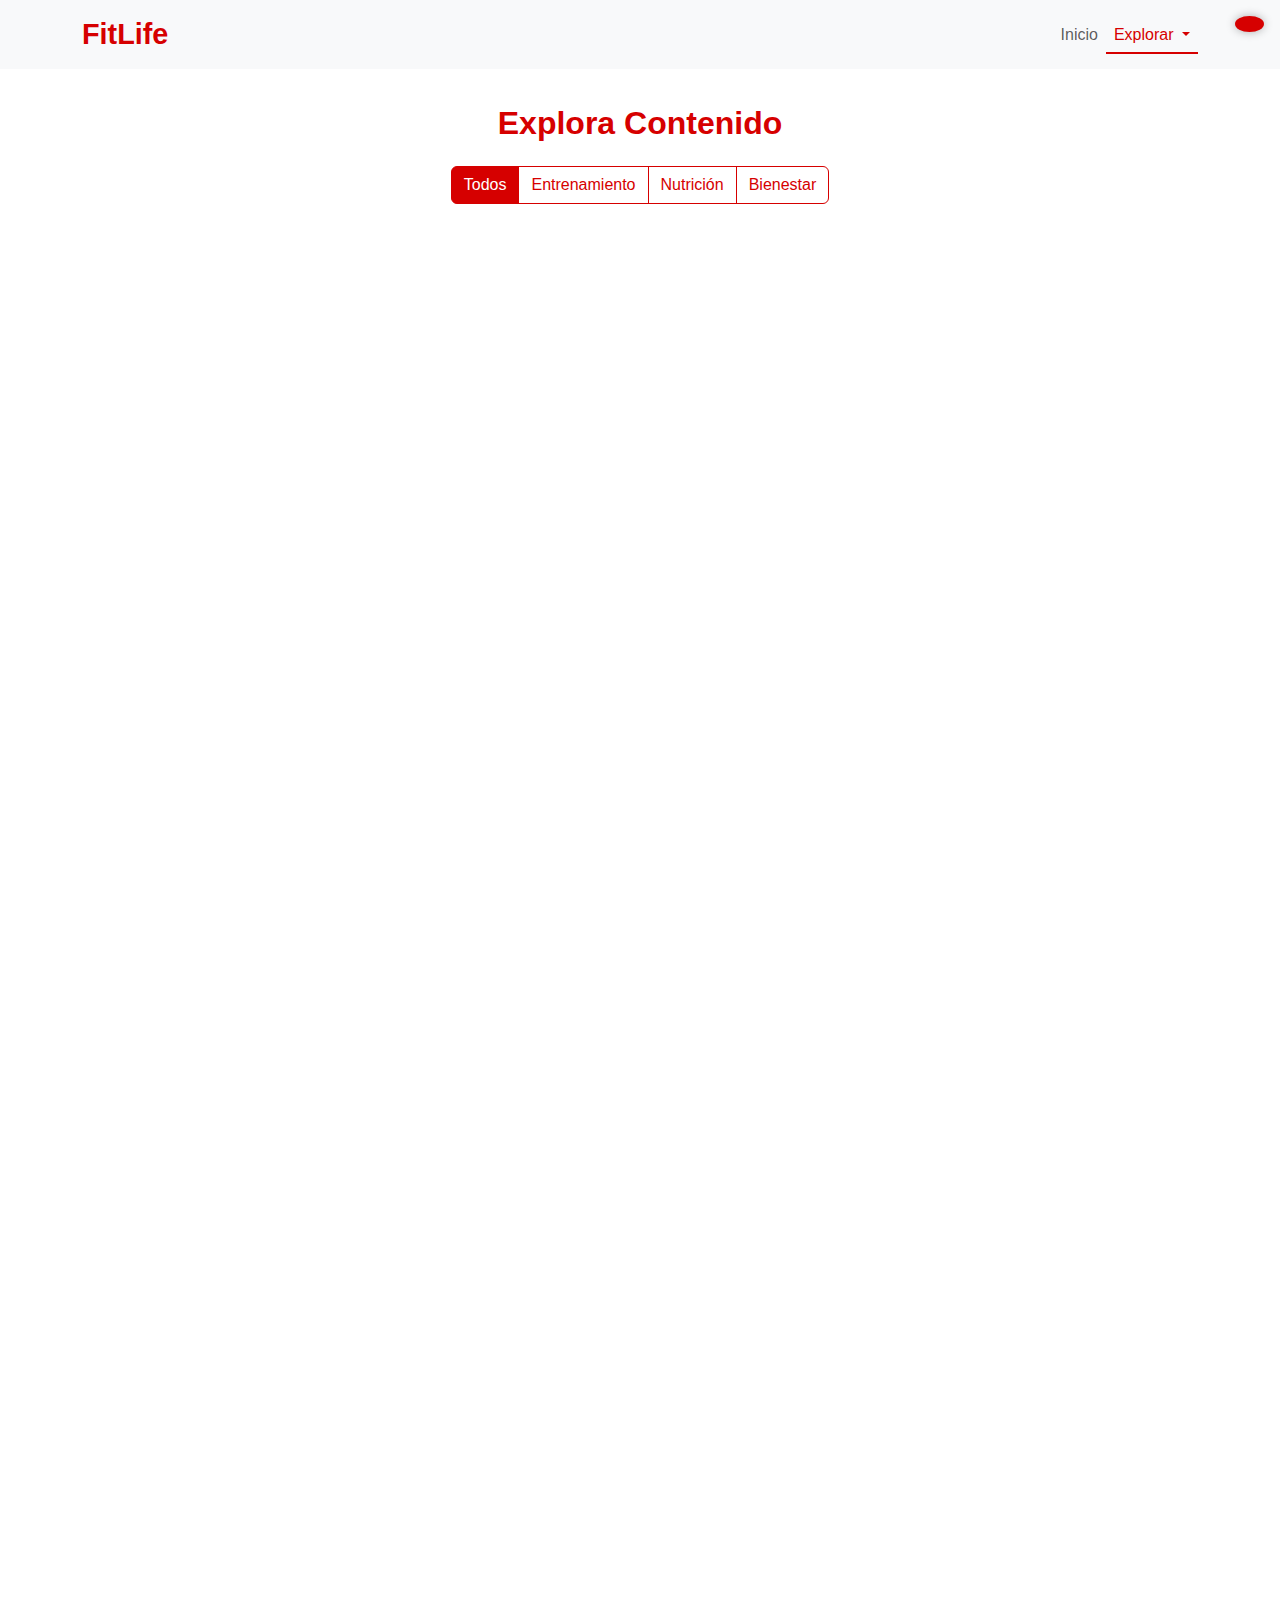
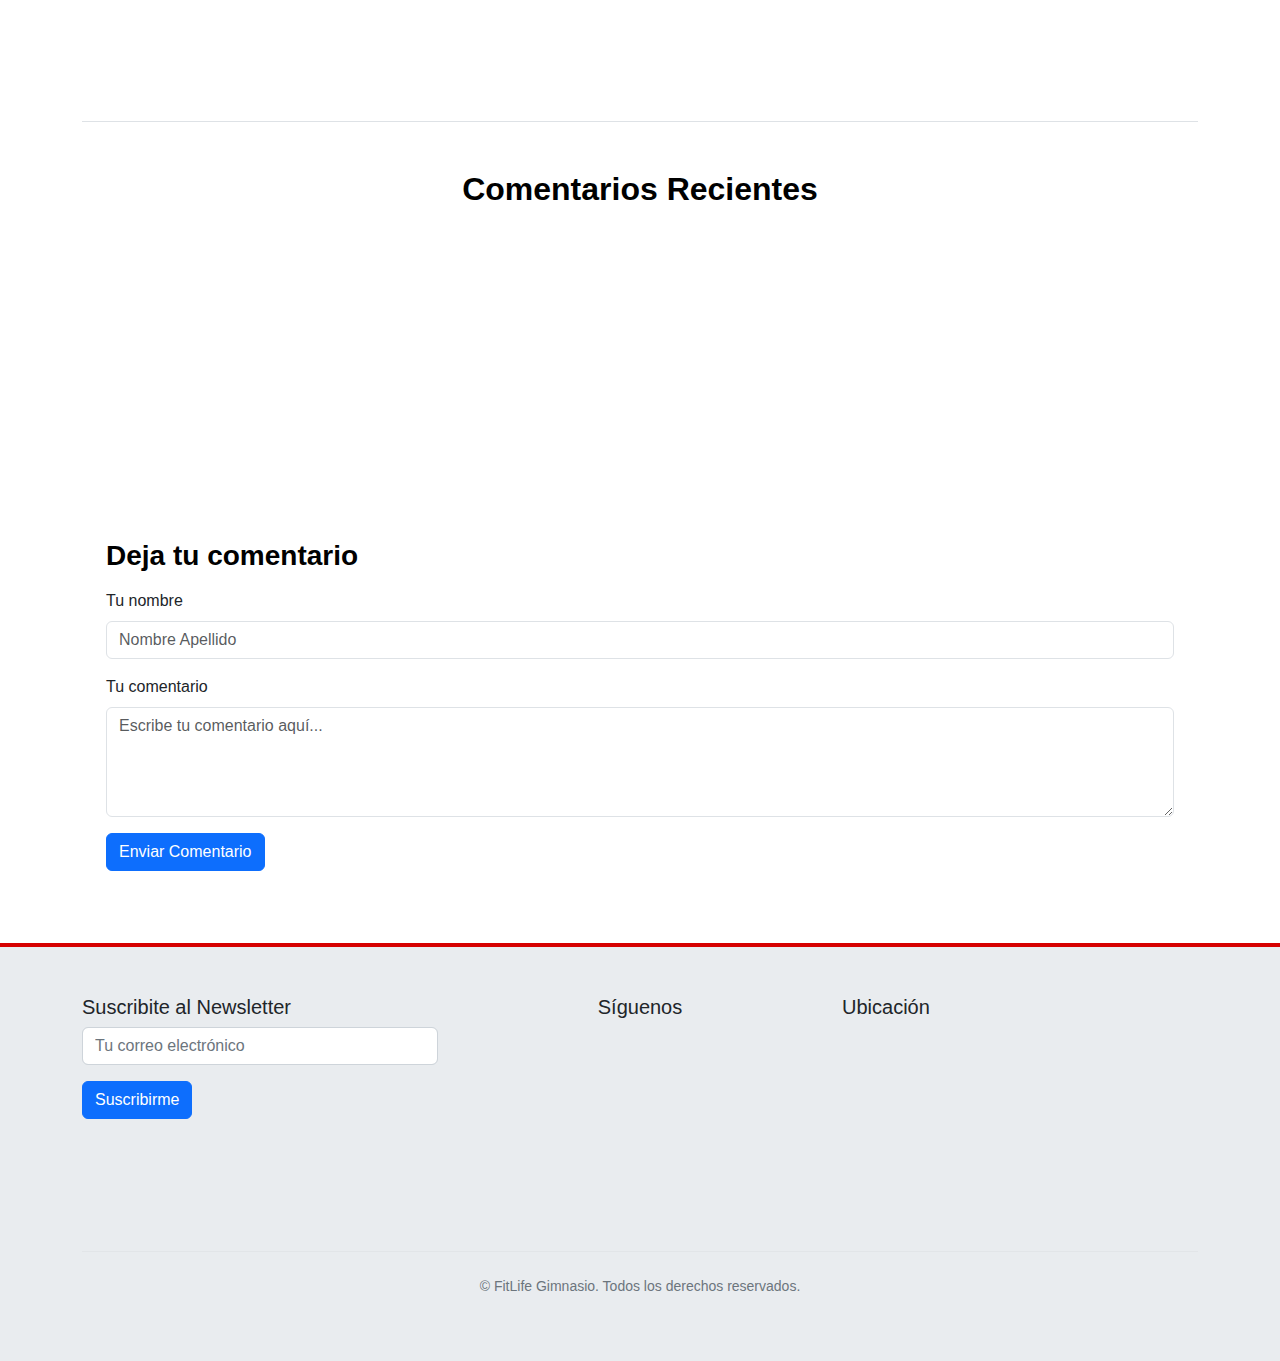
<file: blog.html>
<!DOCTYPE html>
<html lang="es">
<head>
    <meta charset="UTF-8">
    <meta name="viewport" content="width=device-width, initial-scale=1.0">
    <title>Blog Fitness - FitLife</title> <!-- Título actualizado -->

    <!-- Bootstrap CSS -->
    <link href="https://cdn.jsdelivr.net/npm/bootstrap@5.3.3/dist/css/bootstrap.min.css" rel="stylesheet" integrity="sha384-QWTKZyjpPEjISv5WaRU9OFeRpok6YctnYmDr5pNlyT2bRjXh0JMhjY6hW+ALEwIH" crossorigin="anonymous">

    <!-- Font Awesome (para iconos) -->
    <link rel="stylesheet" href="https://cdnjs.cloudflare.com/ajax/libs/font-awesome/6.5.1/css/all.min.css" integrity="sha512-DTOQO9RWCH3ppGqcWaEA1BIZOC6xxalwEsw9c2QQeAIftl+Vegovlnee1c9QX4TctnWMn13TZye+giMm8e2LwA==" crossorigin="anonymous" referrerpolicy="no-referrer" />

    <!-- Tus estilos personalizados -->
    <!-- home.css DEBE ir primero para las variables y estilos base -->
    <link rel="stylesheet" href="css/home.css">
    <!-- blog.css DESPUÉS para estilos específicos de esta página -->
    <link rel="stylesheet" href="css/blog.css">

</head>
<!-- Añadimos data-bs-theme="light" por defecto, JS lo manejará -->
<body data-bs-theme="light">

    <!-- ================================================== -->
    <!-- HEADER (Copiado de index.html)                     -->
    <!-- ================================================== -->
    <header>
        <!-- Botón Modo Oscuro/Claro -->
        <button id="botonModo" class="boton-modo" aria-label="Cambiar modo">
          <i class="fas fa-moon"></i> <!-- Icono inicial luna (JS lo cambiará si es necesario) -->
        </button>

        <nav class="navbar navbar-expand-lg bg-body-tertiary fixed-top">
           <div class="container">
            <a class="navbar-brand logo" href="index.html">FitLife</a>
            <button class="navbar-toggler" type="button" data-bs-toggle="collapse" data-bs-target="#navbarNavDropdown" aria-controls="navbarNavDropdown" aria-expanded="false" aria-label="Toggle navigation">
              <span class="navbar-toggler-icon"></span>
            </button>
            <div class="collapse navbar-collapse" id="navbarNavDropdown">
              <ul class="navbar-nav ms-auto">
                <li class="nav-item">
                  <!-- Marcar 'Inicio' como no activo en esta página -->
                  <a class="nav-link" href="index.html">Inicio</a>
                </li>
                <!-- Mega Menú (Dropdown) con los enlaces principales -->
                <li class="nav-item dropdown">
                  <!-- Marcar 'Explorar' como activo si estamos en una de sus páginas -->
                  <a class="nav-link dropdown-toggle active" href="#" role="button" data-bs-toggle="dropdown" aria-expanded="false" aria-current="page">
                    Explorar
                  </a>
                  <ul class="dropdown-menu">
                     <!-- Marcar 'Blog' como activo dentro del dropdown -->
                     <li><a class="dropdown-item" href="clases.html">Clases</a></li>
                     <li><a class="dropdown-item" href="entrenadores.html">Entrenadores</a></li>
                     <li><a class="dropdown-item" href="precios.html">Precios</a></li>
                     <li><a class="dropdown-item active" href="blog.html">Blog</a></li>
                     <li><hr class="dropdown-divider"></li>
                     <li><a class="dropdown-item" href="contacto.html">Contacto</a></li>
                  </ul>
                </li>
              </ul>
            </div>
          </div>
        </nav>
    </header>
    <!-- ================================================== -->
    <!-- FIN HEADER                                         -->
    <!-- ================================================== -->


    <!-- ================================================== -->
    <!-- CONTENIDO PRINCIPAL DEL BLOG                       -->
    <!-- ================================================== -->
    <main class="container py-5">

        <!-- Filtros / Tags -->
        <section class="filters text-center mb-5">
            <h2 class="mb-4">Explora Contenido</h2>
            <div class="filter-controls btn-group" role="group" aria-label="Filtros de categoría">
                <input type="radio" class="btn-check" name="category-filter" id="filter-todos" value="todos" checked>
                <label class="btn btn-outline-primary" for="filter-todos">Todos</label>

                <input type="radio" class="btn-check" name="category-filter" id="filter-entrenamiento" value="entrenamiento">
                <label class="btn btn-outline-primary" for="filter-entrenamiento">Entrenamiento</label>

                <input type="radio" class="btn-check" name="category-filter" id="filter-nutricion" value="nutricion">
                <label class="btn btn-outline-primary" for="filter-nutricion">Nutrición</label>

                <input type="radio" class="btn-check" name="category-filter" id="filter-bienestar" value="bienestar"  >
                <label class="btn btn-outline-primary" for="filter-bienestar">Bienestar</label>
            </div>
        </section>

        <!-- Grid de Artículos (Usando CSS Grid) -->
        <div class="articles-grid">
            <!-- Artículo 1 -->
            <article class="article-card reveal-item" data-category="entrenamiento">
                <img src="assets/img/rutina_piernas.webp" alt="Artículo sobre entrenamiento">
                <div class="card-content">
                    <span class="tag tag-entrenamiento">Entrenamiento</span>
                    <h3>La rutina de piernas para ganar músculo.</h3>
                    <p>Empieza tu viaje fitness con esta rutina completa diseñada para activar todos tus músculos.</p>
                    <a href="https://www.vitonica.com/entrenamiento/rutina-completa-para-entrenar-tus-piernas-gimnasio" class="read-more" target="_blank" rel="noopener noreferrer">Leer más <i class="fas fa-arrow-right"></i></a>
                </div>
            </article>

            <!-- Artículo 2 (Destacado) -->
            <article class="article-card featured reveal-item" data-category="nutricion">
                <img src="assets/img/perdidadecabello.webp" alt="Artículo destacado sobre nutrición">
                 <div class="card-content">
                    <span class="tag tag-nutricion">Nutrición</span>
                    <h3>Ayuno intermitente y su efecto en el cabello.</h3>
                    <p>Como todo, el ayuno intermitente también tiene su cara B y puede no ser apto para todos.</p>
                    <a href="https://www.vitonica.com/dietas/nos-contaron-muchas-ventajas-ayuno-intermitente-se-les-olvido-pequeno-detalle-puede-dejarnos-calvos" class="read-more" target="_blank" rel="noopener noreferrer">Leer más <i class="fas fa-arrow-right"></i></a>
                </div>
            </article>

            <!-- Artículo 3 -->
            <article class="article-card reveal-item" data-category="bienestar">
                <img src="assets/img/insomnio.webp" alt="Artículo sobre Bienestar">
                 <div class="card-content">
                    <span class="tag tag-bienestar">Bienestar</span>
                    <h3>Lo que nunca debes hacer cuando no puedes dormir.</h3>
                    <p>Muchas personas tienen comportamientos cuando no pueden dormir que aumentan aún más el insomnio.</p>
                    <a href="https://www.vitonica.com/wellness/que-nunca-debes-hacer-cuando-no-puedes-dormir-expertos-sueno" class="read-more" target="_blank" rel="noopener noreferrer">Leer más <i class="fas fa-arrow-right"></i></a>
                </div>
            </article>

            <!-- Artículo 4 -->
            <article class="article-card reveal-item" data-category="entrenamiento">
                <img src="assets/img/rutina_brazos.webp" alt="Artículo sobre Cardio">
                 <div class="card-content">
                    <span class="tag tag-entrenamiento">Entrenamiento</span>
                    <h3>La rutina de brazos para ganar músculo.</h3>
                    <p>Una rutina para entrenar tus brazos al completo en el gimnasio.</p>
                    <a href="https://www.vitonica.com/entrenamiento/rutina-para-entrenar-tus-brazos-al-completo-gimnasio" class="read-more" target="_blank" rel="noopener noreferrer">Leer más <i class="fas fa-arrow-right"></i></a>
                </div>
            </article>

            <!-- Artículo 5 -->
            <article class="article-card reveal-item" data-category="bienestar">
                <img src="assets/img/tatuajes.webp" alt="Artículo sobre Bienestar">
                 <div class="card-content">
                    <span class="tag tag-bienestar">Bienestar</span>
                    <h3>Tatuajes y cáncer: la desconocida asociación.</h3>
                    <p>¿Pueden los tatuajes aumentar el riesgo de cáncer? Esto dice la ciencia más reciente.</p>
                    <a href="https://www.vitonica.com/wellness/tatuajes-cancer-asociacion-desconocida-que-cada-vez-cuenta-evidencia-cientifica" class="read-more" target="_blank" rel="noopener noreferrer">Leer más <i class="fas fa-arrow-right"></i></a>
                </div>
            </article>

            <!-- Artículo 6 -->
             <article class="article-card reveal-item" data-category="nutricion">
                <img src="assets/img/lata_pescado.webp" alt="Artículo sobre Recetas Saludables">
                 <div class="card-content">
                    <span class="tag tag-nutricion">Nutrición</span>
                    <h3>Pescado en conserva: ¿saludable o no?</h3>
                    <p>Tienen más sal que el pescado fresco y pueden también tener más grasas y otros añadidos poco sanos.</p>
                    <a href="https://www.vitonica.com/alimentos/luis-zamora-nutricionista-pescado-conserva-saludable-no-podemos-solo-comer-pescado-lata" class="read-more" target="_blank" rel="noopener noreferrer">Leer más <i class="fas fa-arrow-right"></i></a>
                </div>
            </article>

            <!-- Artículo 7 -->
            <article class="article-card reveal-item" data-category="entrenamiento">
                <img src="assets/img/press_banca.webp" alt="Artículo sobre Press Banca">
                 <div class="card-content">
                    <span class="tag tag-entrenamiento">Entrenamiento</span>
                    <h3>Mejora tus marcas en el press de banca.</h3>
                    <p>El press de banca es el ejercicio estrella para medir la fuerza de empuje del tren superior.</p>
                    <a href="https://www.vitonica.com/entrenamiento/mejores-ejercicios-para-destruir-tus-marcas-press-banca-ninguno-pecho" class="read-more" target="_blank" rel="noopener noreferrer">Leer más <i class="fas fa-arrow-right"></i></a>
                </div>
            </article>

            <!-- Artículo 8 -->
            <article class="article-card reveal-item" data-category="bienestar">
                <img src="assets/img/bebidas.webp" alt="Artículo sobre Alcohol y Sueño">
                 <div class="card-content">
                    <span class="tag tag-bienestar">Bienestar</span>
                    <h3>Alcohol antes de dormir: ¿Buena idea?</h3>
                    <p>Puede elevar la frecuencia cardíaca y por ello, tener severas consecuencias sobre el descanso.</p>
                    <a href="https://www.vitonica.com/prevencion/copita-antes-dormir-para-conciliar-sueno-tiene-precio-muy-alto-va-alla-calorias-vacias" class="read-more" target="_blank" rel="noopener noreferrer">Leer más <i class="fas fa-arrow-right"></i></a>
                </div>
            </article>
          </div>

        <!-- Sección de Comentarios -->
        <section class="comments-section mt-5 pt-5 border-top">
            <h2 class="text-center mb-4">Comentarios Recientes</h2>

            <!-- Lista de Comentarios -->
            <div id="comments-list" class="mb-4">
                <!-- Comentario 1 -->
                <div class="comment reveal-item">
                    <div class="comment-avatar" data-initials="AF"></div>
                    <div class="comment-content">
                        <p class="comment-author">Ana Fernández</p>
                        <p class="comment-text">¡Excelente artículo sobre mindfulness! Justo lo que necesitaba.</p>
                    </div>
                </div>
                <!-- Comentario 2 -->
                <div class="comment reveal-item">
                    <div class="comment-avatar" data-initials="CG"></div>
                    <div class="comment-content">
                        <p class="comment-author">Carlos Gómez</p>
                        <p class="comment-text">La rutina full body es genial para empezar. ¿Alguna recomendación para avanzar?</p>
                    </div>
                </div>
                <!-- Comentario 3 -->
                 <div class="comment reveal-item">
                    <div class="comment-avatar" data-initials="LM"></div>
                    <div class="comment-content">
                        <p class="comment-author">Laura Martínez</p>
                        <p class="comment-text">Me encantaron las ideas de batidos, ¡el de frutos rojos es mi favorito!</p>
                    </div>
                </div>
                <!-- Nuevos comentarios se añadirán aquí por JS -->
            </div>

            <!-- Formulario para añadir comentario -->
            <form class="comment-form needs-validation" id="comment-form" novalidate>
                <h3 class="mb-3">Deja tu comentario</h3>
                <div class="mb-3">
                    <label for="comment-name" class="form-label">Tu nombre</label>
                    <input type="text" class="form-control" id="comment-name" placeholder="Nombre Apellido" required minlength="3">
                    <div class="invalid-feedback">Ingresa tu nombre (mínimo 3 caracteres).</div>
                </div>
                <div class="mb-3">
                    <label for="comment-text" class="form-label">Tu comentario</label>
                    <textarea class="form-control" id="comment-text" placeholder="Escribe tu comentario aquí..." rows="4" required minlength="5"></textarea>
                    <div class="invalid-feedback">Escribe un comentario (mínimo 5 caracteres).</div>
                </div>
                <button type="submit" class="btn btn-primary">Enviar Comentario</button>
            </form>
        </section>

    </main>
    <!-- ================================================== -->
    <!-- FIN CONTENIDO PRINCIPAL                            -->
    <!-- ================================================== -->


    <!-- ================================================== -->
    <!-- FOOTER (Copiado de index.html)                     -->
    <!-- ================================================== -->
    <footer class="bg-dark text-light py-5"> <!-- Clases Bootstrap para estilo base -->
        <div class="container">
          <div class="row">
            <!-- Newsletter Form -->
            <div class="col-md-4 mb-4 mb-md-0">
              <h5>Suscribite al Newsletter</h5>
              <form class="newsletter-form needs-validation" id="newsletterForm" novalidate>
                <div class="mb-3">
                  <label for="email-newsletter" class="form-label visually-hidden">Tu correo</label>
                  <input type="email" class="form-control" id="email-newsletter" placeholder="Tu correo electrónico" required>
                  <div class="invalid-feedback">
                    Por favor, ingresa un correo válido.
                  </div>
                </div>
                <button type="submit" class="btn btn-primary">
                  Suscribirme
                  <span class="spinner-border spinner-border-sm" role="status" aria-hidden="true"></span>
                </button>
                 <div id="newsletter-response" class="mt-2" style="display: none;"></div>
              </form>
            </div>

            <!-- Redes Sociales -->
            <div class="col-md-4 mb-4 mb-md-0 text-center">
              <h5>Síguenos</h5>
              <div class="redes">
                <a href="https://instagram.com" target="_blank" rel="noopener noreferrer" aria-label="Instagram" class="text-light me-3 fs-4">
                  <i class="fab fa-instagram"></i>
                </a>
                <a href="https://facebook.com" target="_blank" rel="noopener noreferrer" aria-label="Facebook" class="text-light fs-4">
                  <i class="fab fa-facebook-f"></i>
                </a>
              </div>
            </div>

            <!-- Mapa -->
            <div class="col-md-4">
              <h5>Ubicación</h5>
              <div class="mapa ratio ratio-16x9">
                <iframe
                  title="Ubicación del Gimnasio"
                  src="https://www.openstreetmap.org/export/embed.html?bbox=-65.3%2C-24.2%2C-65.2%2C-24.1&layer=mapnik"
                  style="border:0;"
                  allowfullscreen=""
                  loading="lazy"
                  referrerpolicy="no-referrer-when-downgrade">
                </iframe>
              </div>
            </div>
          </div>
          <hr class="my-4">
          <p class="text-center text-muted small">&copy; <span id="currentYear"></span> FitLife Gimnasio. Todos los derechos reservados.</p>
        </div>
    </footer>
    <!-- ================================================== -->
    <!-- FIN FOOTER                                         -->
    <!-- ================================================== -->


    <!-- jQuery (primero) -->
    <script src="https://code.jquery.com/jquery-3.7.1.min.js" integrity="sha256-/JqT3SQfawRcv/BIHPThkBvs0OEvtFFmqPF/lYI/Cxo=" crossorigin="anonymous"></script>

    <!-- Bootstrap Bundle JS (incluye Popper) (después de jQuery) -->
    <script src="https://cdn.jsdelivr.net/npm/bootstrap@5.3.3/dist/js/bootstrap.bundle.min.js" integrity="sha384-YvpcrYf0tY3lHB60NNkmXc5s9fDVZLESaAA55NDzOxhy9GkcIdslK1eN7N6jIeHz" crossorigin="anonymous"></script>

    <!-- Tu script home.js (para modo oscuro y footer) -->
    <script src="js/home.js"></script>
    <!-- Tu script específico blog.js (para filtros, comentarios, scroll) -->
    <script src="js/blog.js"></script>

</body>
</html>
</file>
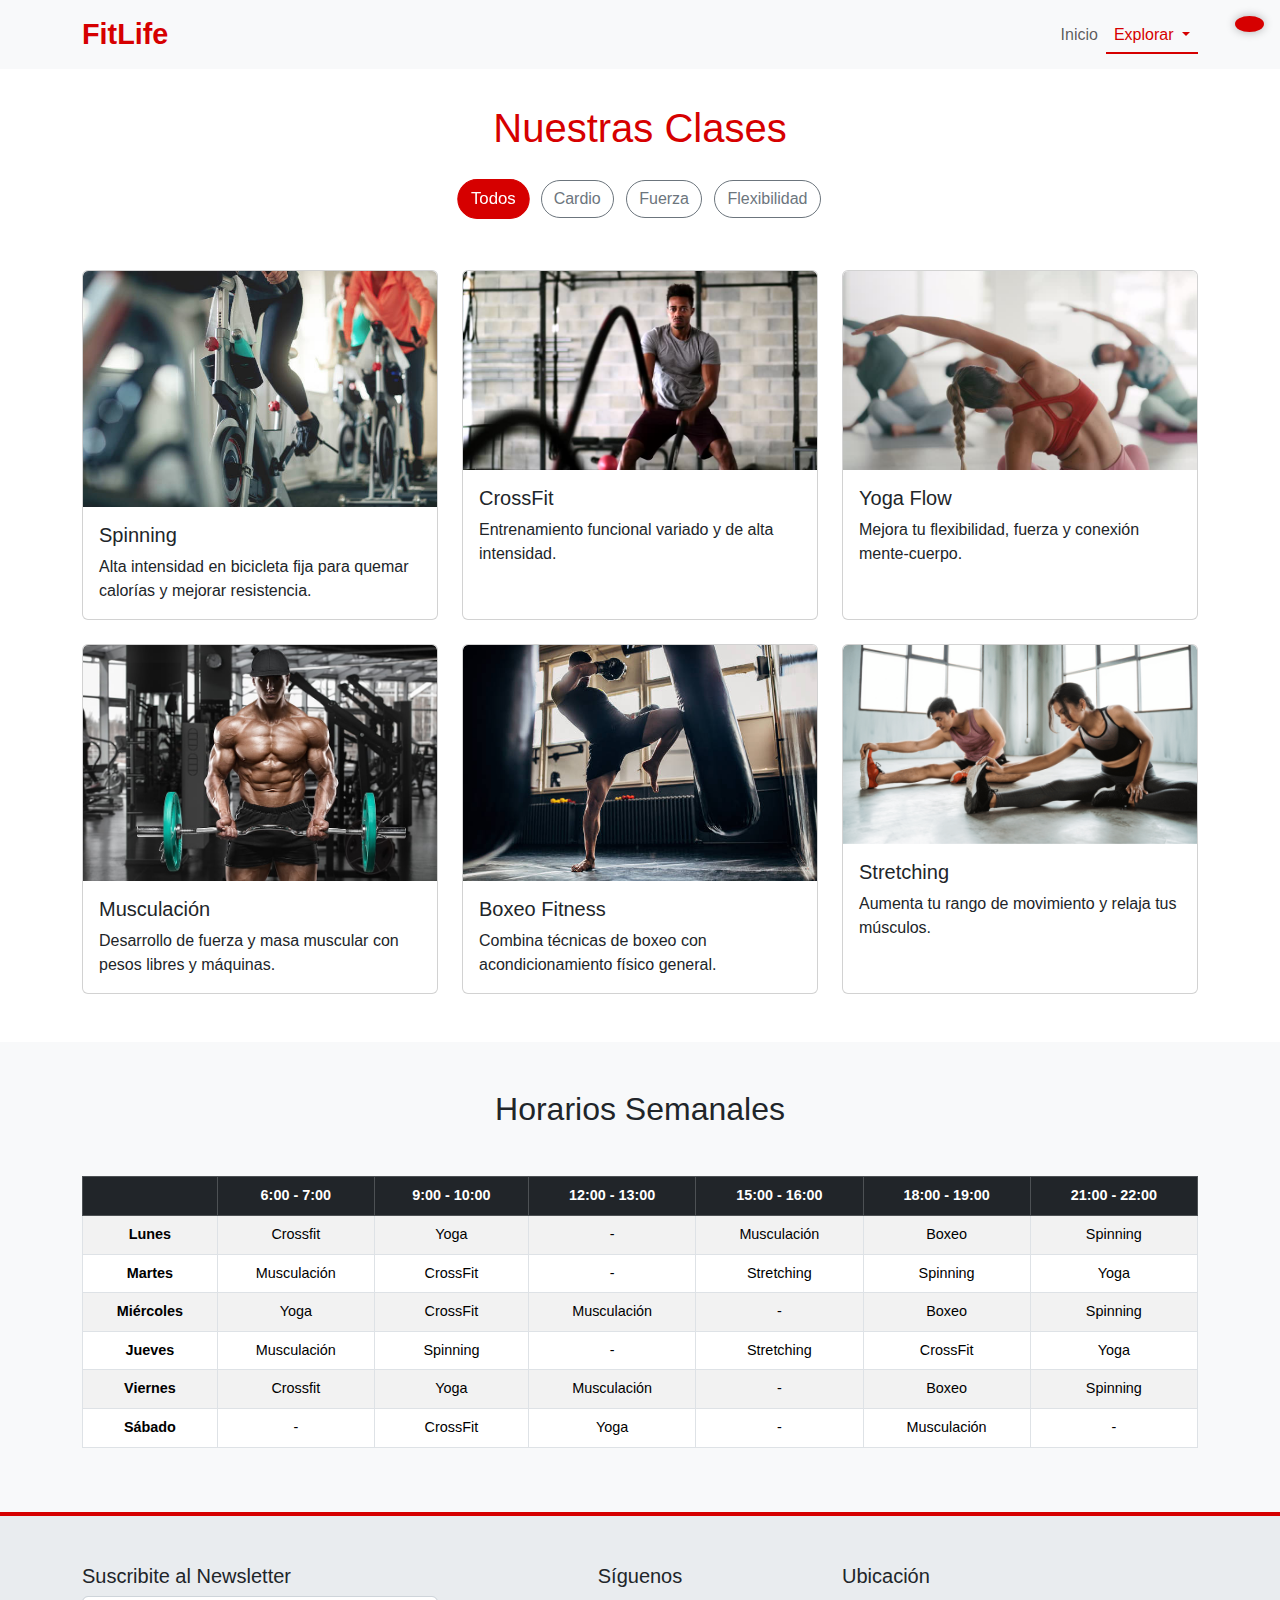
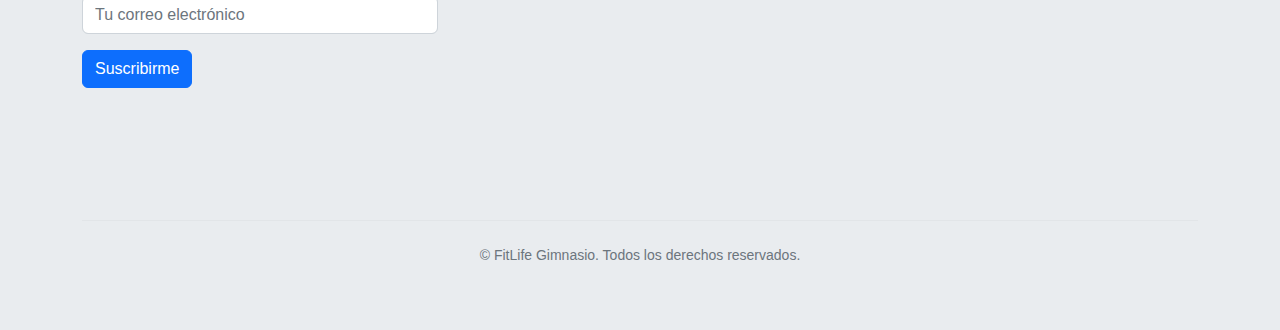
<file: clases.html>
<!DOCTYPE html>
<html lang="es">
<head>
    <meta charset="UTF-8">
    <meta name="viewport" content="width=device-width, initial-scale=1.0">
    <title>Clases - Gimnasio FitLife</title>

    <!-- Bootstrap CSS -->
    <link href="https://cdn.jsdelivr.net/npm/bootstrap@5.3.3/dist/css/bootstrap.min.css" rel="stylesheet" integrity="sha384-QWTKZyjpPEjISv5WaRU9OFeRpok6YctnYmDr5pNlyT2bRjXh0JMhjY6hW+ALEwIH" crossorigin="anonymous">

    <!-- Font Awesome (para iconos) -->
    <link rel="stylesheet" href="https://cdnjs.cloudflare.com/ajax/libs/font-awesome/6.5.1/css/all.min.css" integrity="sha512-DTOQO9RWCH3ppGqcWaEA1BIZOC6xxalwEsw9c2QQeAIftl+Vegovlnee1c9QX4TctnWMn13TZye+giMm8e2LwA==" crossorigin="anonymous" referrerpolicy="no-referrer" />

    <!-- Tus estilos personalizados -->
    <!-- home.css DEBE ir primero para las variables y estilos base -->
    <link rel="stylesheet" href="css/home.css">
    <!-- clases.css DESPUÉS para estilos específicos de esta página -->
    <link rel="stylesheet" href="css/clases.css">

</head>
<!-- Añadimos data-bs-theme="light" por defecto, JS lo manejará -->
<body data-bs-theme="light">

    <!-- ================================================== -->
    <!-- HEADER (Copiado de index.html)                     -->
    <!-- ================================================== -->
    <header>
        <!-- Botón Modo Oscuro/Claro -->
        <button id="botonModo" class="boton-modo" aria-label="Cambiar modo">
          <i class="fas fa-moon"></i> <!-- Icono inicial luna (JS lo cambiará si es necesario) -->
        </button>

        <nav class="navbar navbar-expand-lg bg-body-tertiary fixed-top">
           <div class="container">
            <a class="navbar-brand logo" href="index.html">FitLife</a>
            <button class="navbar-toggler" type="button" data-bs-toggle="collapse" data-bs-target="#navbarNavDropdown" aria-controls="navbarNavDropdown" aria-expanded="false" aria-label="Toggle navigation">
              <span class="navbar-toggler-icon"></span>
            </button>
            <div class="collapse navbar-collapse" id="navbarNavDropdown">
              <ul class="navbar-nav ms-auto">
                <li class="nav-item">
                  <!-- Marcar 'Inicio' como no activo en esta página -->
                  <a class="nav-link" href="index.html">Inicio</a>
                </li>
                <!-- Mega Menú (Dropdown) con los enlaces principales -->
                <li class="nav-item dropdown">
                  <!-- Marcar 'Explorar' como activo si estamos en una de sus páginas -->
                  <a class="nav-link dropdown-toggle active" href="#" role="button" data-bs-toggle="dropdown" aria-expanded="false" aria-current="page">
                    Explorar
                  </a>
                  <ul class="dropdown-menu">
                     <!-- Marcar 'Clases' como activo dentro del dropdown -->
                     <li><a class="dropdown-item active" href="clases.html">Clases</a></li>
                     <li><a class="dropdown-item" href="entrenadores.html">Entrenadores</a></li>
                     <li><a class="dropdown-item" href="precios.html">Precios</a></li>
                     <li><a class="dropdown-item" href="blog.html">Blog</a></li>
                     <li><hr class="dropdown-divider"></li>
                     <li><a class="dropdown-item" href="contacto.html">Contacto</a></li>
                  </ul>
                </li>
              </ul>
            </div>
          </div>
        </nav>
    </header>
    <!-- ================================================== -->
    <!-- FIN HEADER                                         -->
    <!-- ================================================== -->


    <!-- ================================================== -->
    <!-- CONTENIDO PRINCIPAL DE CLASES                      -->
    <!-- ================================================== -->
    <main class="container contenido-clases py-5">
        <h1 class="text-center mb-4">Nuestras Clases</h1>

        <!-- Filtros -->
        <div class="filtros text-center mb-5">
            <button class="btn btn-outline-secondary filtro activo" data-clase="todos">Todos</button>
            <button class="btn btn-outline-secondary filtro" data-clase="cardio">Cardio</button>
            <button class="btn btn-outline-secondary filtro" data-clase="fuerza">Fuerza</button>
            <button class="btn btn-outline-secondary filtro" data-clase="flexibilidad">Flexibilidad</button>
            <!-- Añade más categorías si es necesario -->
        </div>

        <!-- Galería de Clases (Usando Grid de Bootstrap) -->
        <section class="row row-cols-1 row-cols-md-2 row-cols-lg-3 g-4 grid-clases">
            <!-- Clase 1 -->
            <div class="col clase-item" data-categoria="cardio">
                <div class="card h-100">
                    <img src="assets/img/spinning.jpg" class="card-img-top" alt="Clase de Spinning">
                    <div class="card-body d-flex flex-column">
                        <h3 class="card-title h5">Spinning</h3>
                        <p class="card-text flex-grow-1">Alta intensidad en bicicleta fija para quemar calorías y mejorar resistencia.</p>
                        <!-- Puedes añadir un botón si quieres -->
                        <!-- <a href="#" class="btn btn-sm btn-outline-primary mt-auto">Detalles</a> -->
                    </div>
                </div>
            </div>
            <!-- Clase 2 -->
            <div class="col clase-item" data-categoria="fuerza">
                <div class="card h-100">
                    <img src="assets/img/crossfit.jpg" class="card-img-top" alt="Clase de Crossfit">
                    <div class="card-body d-flex flex-column">
                        <h3 class="card-title h5">CrossFit</h3>
                        <p class="card-text flex-grow-1">Entrenamiento funcional variado y de alta intensidad.</p>
                    </div>
                </div>
            </div>
            <!-- Clase 3 -->
            <div class="col clase-item" data-categoria="flexibilidad"> <!-- Cambiado a flexibilidad -->
                <div class="card h-100">
                    <img src="assets/img/yoga.jpg" class="card-img-top" alt="Clase de Yoga">
                    <div class="card-body d-flex flex-column">
                        <h3 class="card-title h5">Yoga Flow</h3>
                        <p class="card-text flex-grow-1">Mejora tu flexibilidad, fuerza y conexión mente-cuerpo.</p>
                    </div>
                </div>
            </div>
            <!-- Clase 4 -->
            <div class="col clase-item" data-categoria="fuerza">
                <div class="card h-100">
                    <img src="assets/img/musculacion.jpg" class="card-img-top" alt="Clase de Musculación">
                    <div class="card-body d-flex flex-column">
                        <h3 class="card-title h5">Musculación</h3>
                        <p class="card-text flex-grow-1">Desarrollo de fuerza y masa muscular con pesos libres y máquinas.</p>
                    </div>
                </div>
            </div>
            <!-- Clase 5 -->
            <div class="col clase-item" data-categoria="cardio">
                <div class="card h-100">
                    <img src="assets/img/boxeofitness.jpg" class="card-img-top" alt="Clase de Boxeo Fitness">
                    <div class="card-body d-flex flex-column">
                        <h3 class="card-title h5">Boxeo Fitness</h3>
                        <p class="card-text flex-grow-1">Combina técnicas de boxeo con acondicionamiento físico general.</p>
                    </div>
                </div>
            </div>
             <!-- Clase 6 (Ejemplo adicional) -->
             <div class="col clase-item" data-categoria="flexibilidad">
                <div class="card h-100">
                    <img src="assets/img/stretching.png" class="card-img-top" alt="Clase de Stretching"> <!-- Necesitarás esta imagen -->
                    <div class="card-body d-flex flex-column">
                        <h3 class="card-title h5">Stretching</h3>
                        <p class="card-text flex-grow-1">Aumenta tu rango de movimiento y relaja tus músculos.</p>
                    </div>
                </div>
            </div>
            <!-- Añade más clases aquí -->
        </section>
    </main>
    <!-- ================================================== -->
    <!-- FIN CONTENIDO PRINCIPAL                            -->
    <!-- ================================================== -->


    <!-- ================================================== -->
    <!-- SECCIÓN DE HORARIOS                                -->
    <!-- ================================================== -->
    <section class="horarios py-5 bg-body-tertiary"> <!-- Fondo que se adapta al modo -->
        <div class="container">
            <h2 class="text-center mb-5">Horarios Semanales</h2>
            <!-- Envolver la tabla en table-responsive para scroll horizontal en pantallas pequeñas -->
            <div class="table-responsive">
                <table class="table table-bordered table-striped table-hover text-center align-middle tabla-horarios">
                    <thead class="table-dark"> <!-- Cabecera oscura para contraste -->
                        <tr>
                            <th><span class="visually-hidden">Día/Hora</span></th>
                            <th>6:00 - 7:00</th>
                            <th>9:00 - 10:00</th>
                            <th>12:00 - 13:00</th>
                            <th>15:00 - 16:00</th>
                            <th>18:00 - 19:00</th>
                            <th>21:00 - 22:00</th>
                        </tr>
                    </thead>
                    <tbody>
                        <tr>
                            <th scope="row">Lunes</th>
                            <td>Crossfit</td>
                            <td>Yoga</td>
                            <td>-</td>
                            <td>Musculación</td>
                            <td>Boxeo</td>
                            <td>Spinning</td>
                        </tr>
                        <tr>
                            <th scope="row">Martes</th>
                            <td>Musculación</td>
                            <td>CrossFit</td>
                            <td>-</td>
                            <td>Stretching</td>
                            <td>Spinning</td>
                            <td>Yoga</td>
                        </tr>
                        <tr>
                            <th scope="row">Miércoles</th>
                            <td>Yoga</td>
                            <td>CrossFit</td>
                            <td>Musculación</td>
                            <td>-</td>
                            <td>Boxeo</td>
                            <td>Spinning</td>
                        </tr>
                         <tr>
                            <th scope="row">Jueves</th>
                            <td>Musculación</td>
                            <td>Spinning</td>
                            <td>-</td>
                            <td>Stretching</td>
                            <td>CrossFit</td>
                            <td>Yoga</td>
                        </tr>
                         <tr>
                            <th scope="row">Viernes</th>
                            <td>Crossfit</td>
                            <td>Yoga</td>
                            <td>Musculación</td>
                            <td>-</td>
                            <td>Boxeo</td>
                            <td>Spinning</td>
                        </tr>
                        <tr>
                            <th scope="row">Sábado</th>
                            <td>-</td>
                            <td>CrossFit</td>
                            <td>Yoga</td>
                            <td>-</td>
                            <td>Musculación</td>
                            <td>-</td>
                        </tr>
                        <!-- Agrega más días si es necesario -->
                    </tbody>
                </table>
            </div>
        </div>
    </section>
    <!-- ================================================== -->
    <!-- FIN SECCIÓN HORARIOS                               -->
    <!-- ================================================== -->


    <!-- ================================================== -->
    <!-- FOOTER (Copiado de index.html)                     -->
    <!-- ================================================== -->
    <footer class="bg-dark text-light py-5"> <!-- Clases Bootstrap para estilo base -->
        <div class="container">
          <div class="row">
            <!-- Newsletter Form -->
            <div class="col-md-4 mb-4 mb-md-0">
              <h5>Suscribite al Newsletter</h5>
              <form class="newsletter-form needs-validation" id="newsletterForm" novalidate>
                <div class="mb-3">
                  <label for="email-newsletter" class="form-label visually-hidden">Tu correo</label>
                  <input type="email" class="form-control" id="email-newsletter" placeholder="Tu correo electrónico" required>
                  <div class="invalid-feedback">
                    Por favor, ingresa un correo válido.
                  </div>
                </div>
                <button type="submit" class="btn btn-primary">
                  Suscribirme
                  <span class="spinner-border spinner-border-sm" role="status" aria-hidden="true"></span>
                </button>
                 <div id="newsletter-response" class="mt-2" style="display: none;"></div>
              </form>
            </div>

            <!-- Redes Sociales -->
            <div class="col-md-4 mb-4 mb-md-0 text-center">
              <h5>Síguenos</h5>
              <div class="redes">
                <a href="https://instagram.com" target="_blank" rel="noopener noreferrer" aria-label="Instagram" class="text-light me-3 fs-4">
                  <i class="fab fa-instagram"></i>
                </a>
                <a href="https://facebook.com" target="_blank" rel="noopener noreferrer" aria-label="Facebook" class="text-light fs-4">
                  <i class="fab fa-facebook-f"></i>
                </a>
              </div>
            </div>

            <!-- Mapa -->
            <div class="col-md-4">
              <h5>Ubicación</h5>
              <div class="mapa ratio ratio-16x9">
                <iframe
                  title="Ubicación del Gimnasio"
                  src="https://www.openstreetmap.org/export/embed.html?bbox=-65.3%2C-24.2%2C-65.2%2C-24.1&layer=mapnik"
                  style="border:0;"
                  allowfullscreen=""
                  loading="lazy"
                  referrerpolicy="no-referrer-when-downgrade">
                </iframe>
              </div>
            </div>
          </div>
          <hr class="my-4">
          <p class="text-center text-muted small">&copy; <span id="currentYear"></span> FitLife Gimnasio. Todos los derechos reservados.</p>
        </div>
    </footer>
    <!-- ================================================== -->
    <!-- FIN FOOTER                                         -->
    <!-- ================================================== -->


    <!-- jQuery (primero) -->
    <script src="https://code.jquery.com/jquery-3.7.1.min.js" integrity="sha256-/JqT3SQfawRcv/BIHPThkBvs0OEvtFFmqPF/lYI/Cxo=" crossorigin="anonymous"></script>

    <!-- Bootstrap Bundle JS (incluye Popper) (después de jQuery) -->
    <script src="https://cdn.jsdelivr.net/npm/bootstrap@5.3.3/dist/js/bootstrap.bundle.min.js" integrity="sha384-YvpcrYf0tY3lHB60NNkmXc5s9fDVZLESaAA55NDzOxhy9GkcIdslK1eN7N6jIeHz" crossorigin="anonymous"></script>

    <!-- Tu script home.js (para modo oscuro y quizás footer) -->
    <script src="js/home.js"></script>
    <!-- Tu script específico clases.js (para filtros) -->
    <script src="js/clases.js"></script>

</body>
</html>
</file>
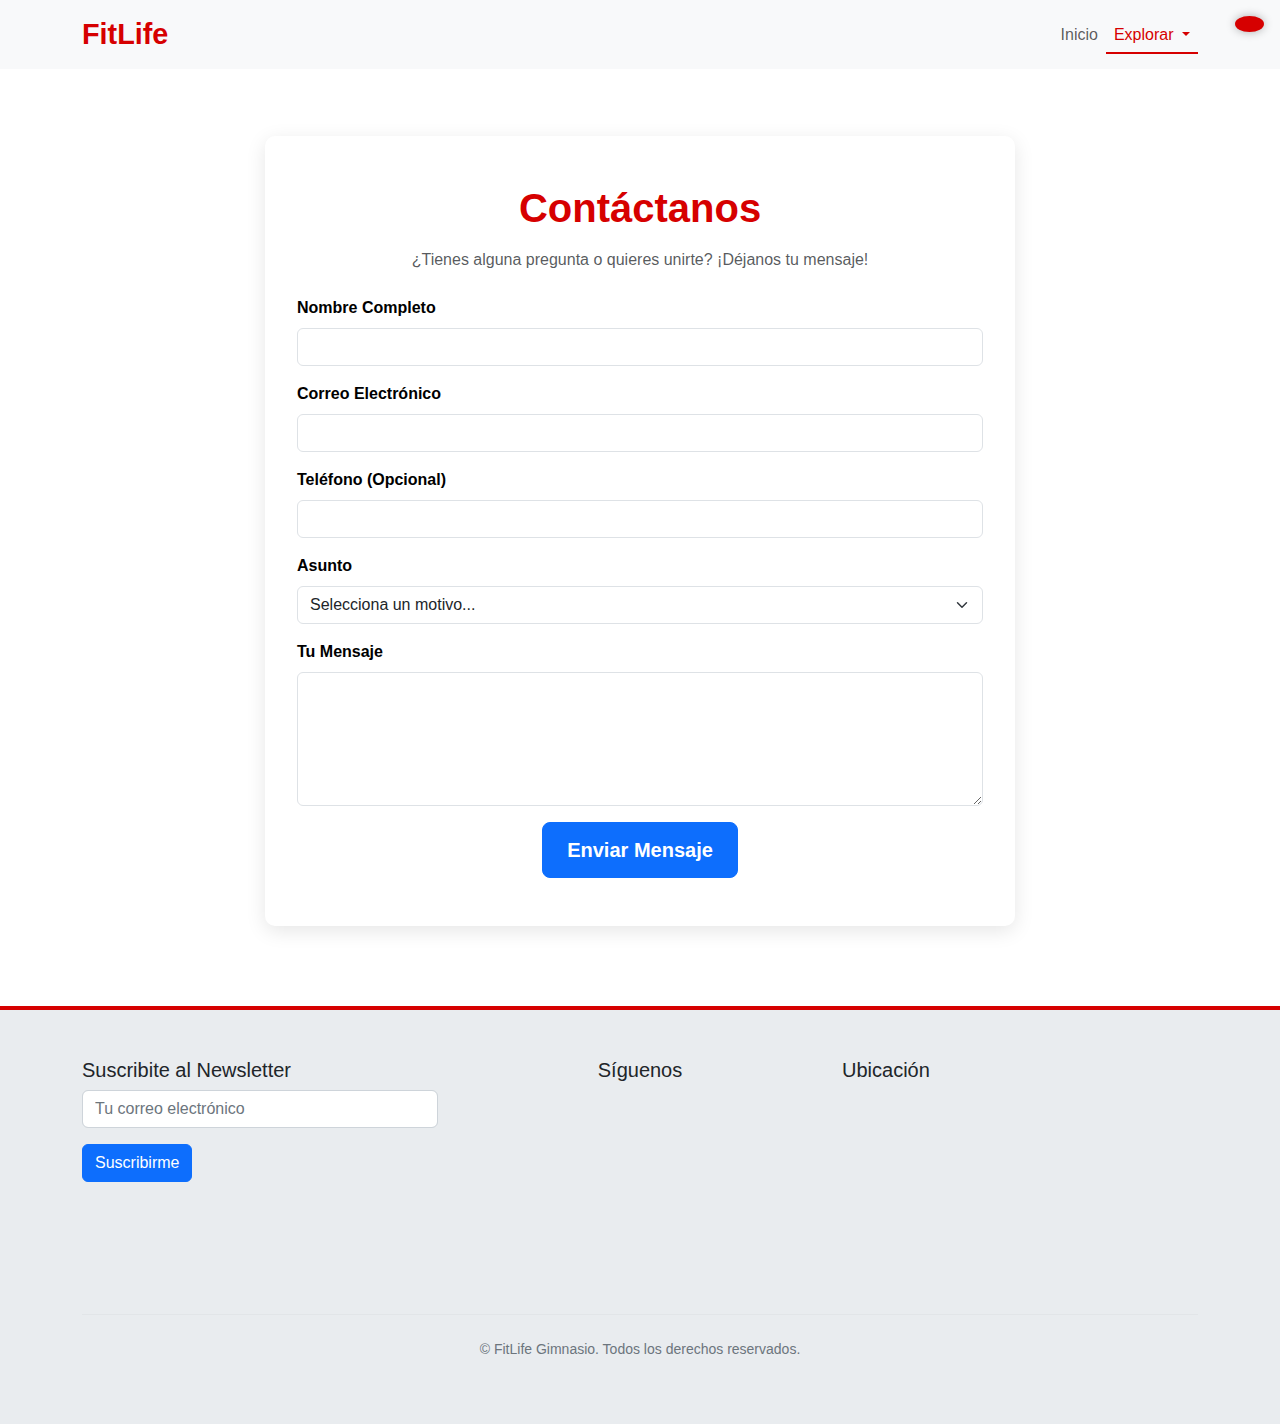
<file: contacto.html>
<!DOCTYPE html>
<html lang="es">
<head>
  <meta charset="UTF-8">
  <meta name="viewport" content="width=device-width, initial-scale=1.0">
  <title>Contacto - Gimnasio FitLife</title> <!-- Título actualizado -->

  <!-- Bootstrap CSS -->
  <link href="https://cdn.jsdelivr.net/npm/bootstrap@5.3.3/dist/css/bootstrap.min.css" rel="stylesheet" integrity="sha384-QWTKZyjpPEjISv5WaRU9OFeRpok6YctnYmDr5pNlyT2bRjXh0JMhjY6hW+ALEwIH" crossorigin="anonymous">

  <!-- Font Awesome (para iconos) -->
  <link rel="stylesheet" href="https://cdnjs.cloudflare.com/ajax/libs/font-awesome/6.5.1/css/all.min.css" integrity="sha512-DTOQO9RWCH3ppGqcWaEA1BIZOC6xxalwEsw9c2QQeAIftl+Vegovlnee1c9QX4TctnWMn13TZye+giMm8e2LwA==" crossorigin="anonymous" referrerpolicy="no-referrer" />

  <!-- Tus estilos personalizados -->
  <!-- home.css DEBE ir primero para las variables y estilos base -->
  <link rel="stylesheet" href="css/home.css">
  <!-- contacto.css DESPUÉS para estilos específicos de esta página -->
  <link rel="stylesheet" href="css/contacto.css">

</head>
<!-- Añadimos data-bs-theme="light" por defecto, JS lo manejará -->
<body data-bs-theme="light">

  <!-- ================================================== -->
  <!-- HEADER (Copiado de index.html)                     -->
  <!-- ================================================== -->
  <header>
      <!-- Botón Modo Oscuro/Claro -->
      <button id="botonModo" class="boton-modo" aria-label="Cambiar modo">
        <i class="fas fa-moon"></i> <!-- Icono inicial luna (JS lo cambiará si es necesario) -->
      </button>

      <nav class="navbar navbar-expand-lg bg-body-tertiary fixed-top">
         <div class="container">
          <a class="navbar-brand logo" href="index.html">FitLife</a>
          <button class="navbar-toggler" type="button" data-bs-toggle="collapse" data-bs-target="#navbarNavDropdown" aria-controls="navbarNavDropdown" aria-expanded="false" aria-label="Toggle navigation">
            <span class="navbar-toggler-icon"></span>
          </button>
          <div class="collapse navbar-collapse" id="navbarNavDropdown">
            <ul class="navbar-nav ms-auto">
              <li class="nav-item">
                <!-- Marcar 'Inicio' como no activo en esta página -->
                <a class="nav-link" href="index.html">Inicio</a>
              </li>
              <!-- Mega Menú (Dropdown) con los enlaces principales -->
              <li class="nav-item dropdown">
                <!-- Marcar 'Explorar' como activo si estamos en una de sus páginas -->
                <a class="nav-link dropdown-toggle active" href="#" role="button" data-bs-toggle="dropdown" aria-expanded="false" aria-current="page">
                  Explorar
                </a>
                <ul class="dropdown-menu">
                   <!-- Marcar 'Contacto' como activo dentro del dropdown -->
                   <li><a class="dropdown-item" href="clases.html">Clases</a></li>
                   <li><a class="dropdown-item" href="entrenadores.html">Entrenadores</a></li>
                   <li><a class="dropdown-item" href="precios.html">Precios</a></li>
                   <li><a class="dropdown-item" href="blog.html">Blog</a></li>
                   <li><hr class="dropdown-divider"></li>
                   <li><a class="dropdown-item active" href="contacto.html">Contacto</a></li>
                </ul>
              </li>
            </ul>
          </div>
        </div>
      </nav>
  </header>
  <!-- ================================================== -->
  <!-- FIN HEADER                                         -->
  <!-- ================================================== -->


  <!-- ================================================== -->
  <!-- CONTENIDO PRINCIPAL DE CONTACTO                    -->
  <!-- ================================================== -->
  <main class="container py-5">
    <div class="formulario-contacto"> <!-- Contenedor con fondo y sombra -->
      <h1>Contáctanos</h1>
      <p class="text-center text-muted mb-4">¿Tienes alguna pregunta o quieres unirte? ¡Déjanos tu mensaje!</p>

      <!-- Formulario con validación Bootstrap -->
      <form id="formularioContacto" class="needs-validation" novalidate>

        <!-- Campo Nombre -->
        <div class="mb-3">
          <label for="nombre" class="form-label">Nombre Completo</label>
          <input type="text" class="form-control" id="nombre" name="nombre" required minlength="3">
          <div class="invalid-feedback">
            Por favor, ingresa tu nombre (mínimo 3 caracteres).
          </div>
        </div>

        <!-- Campo Email -->
        <div class="mb-3">
          <label for="email" class="form-label">Correo Electrónico</label>
          <input type="email" class="form-control" id="email" name="email" required pattern="[a-z0-9._%+-]+@[a-z0-9.-]+\.[a-z]{2,}$">
          <div class="invalid-feedback">
            Por favor, ingresa un correo electrónico válido.
          </div>
        </div>

        <!-- Campo Teléfono (Opcional) -->
        <div class="mb-3">
          <label for="telefono" class="form-label">Teléfono (Opcional)</label>
          <input type="tel" class="form-control" id="telefono" name="telefono" pattern="[0-9\s\-+()]{7,20}"> <!-- Patrón simple para teléfono -->
           <div class="invalid-feedback">
            Ingresa un número de teléfono válido (solo números, espacios, +, -, ()).
          </div>
        </div>

        <!-- Campo Asunto -->
        <div class="mb-3">
          <label for="asunto" class="form-label">Asunto</label>
          <select class="form-select" id="asunto" name="asunto" required>
            <option value="" disabled selected>Selecciona un motivo...</option>
            <option value="consulta">Consulta General</option>
            <option value="inscripcion">Inscripción</option>
            <option value="clases">Información sobre Clases</option>
            <option value="otro">Otro</option>
          </select>
          <div class="invalid-feedback">
            Por favor, selecciona un asunto.
          </div>
        </div>

        <!-- Campo Mensaje -->
        <div class="mb-3">
          <label for="mensaje" class="form-label">Tu Mensaje</label>
          <textarea class="form-control" id="mensaje" name="mensaje" rows="5" required minlength="10"></textarea>
          <div class="invalid-feedback">
            Por favor, escribe tu mensaje (mínimo 10 caracteres).
          </div>
        </div>

        <!-- Botón de Envío con Spinner -->
        <div class="text-center"> <!-- Centrar botón -->
            <button type="submit" class="btn btn-primary btn-lg">
                Enviar Mensaje
                <span class="spinner-border spinner-border-sm ms-2" role="status" aria-hidden="true" style="display: none;"></span> <!-- Spinner oculto -->
            </button>
        </div>

      </form>
    </div>
  </main>
  <!-- ================================================== -->
  <!-- FIN CONTENIDO PRINCIPAL                            -->
  <!-- ================================================== -->


  <!-- ================================================== -->
  <!-- FOOTER (Copiado de index.html)                     -->
  <!-- ================================================== -->
  <footer class="bg-dark text-light py-5"> <!-- Clases Bootstrap para estilo base -->
      <div class="container">
        <div class="row">
          <!-- Newsletter Form -->
          <div class="col-md-4 mb-4 mb-md-0">
            <h5>Suscribite al Newsletter</h5>
            <form class="newsletter-form needs-validation" id="newsletterForm" novalidate>
              <div class="mb-3">
                <label for="email-newsletter" class="form-label visually-hidden">Tu correo</label>
                <input type="email" class="form-control" id="email-newsletter" placeholder="Tu correo electrónico" required>
                <div class="invalid-feedback">
                  Por favor, ingresa un correo válido.
                </div>
              </div>
              <button type="submit" class="btn btn-primary">
                Suscribirme
                <span class="spinner-border spinner-border-sm" role="status" aria-hidden="true"></span>
              </button>
               <div id="newsletter-response" class="mt-2" style="display: none;"></div>
            </form>
          </div>

          <!-- Redes Sociales -->
          <div class="col-md-4 mb-4 mb-md-0 text-center">
            <h5>Síguenos</h5>
            <div class="redes">
              <a href="https://instagram.com" target="_blank" rel="noopener noreferrer" aria-label="Instagram" class="text-light me-3 fs-4">
                <i class="fab fa-instagram"></i>
              </a>
              <a href="https://facebook.com" target="_blank" rel="noopener noreferrer" aria-label="Facebook" class="text-light fs-4">
                <i class="fab fa-facebook-f"></i>
              </a>
            </div>
          </div>

          <!-- Mapa -->
          <div class="col-md-4">
            <h5>Ubicación</h5>
            <div class="mapa ratio ratio-16x9">
              <iframe
                title="Ubicación del Gimnasio"
                src="https://www.openstreetmap.org/export/embed.html?bbox=-65.3%2C-24.2%2C-65.2%2C-24.1&layer=mapnik"
                style="border:0;"
                allowfullscreen=""
                loading="lazy"
                referrerpolicy="no-referrer-when-downgrade">
              </iframe>
            </div>
          </div>
        </div>
        <hr class="my-4">
        <p class="text-center text-muted small">&copy; <span id="currentYear"></span> FitLife Gimnasio. Todos los derechos reservados.</p>
      </div>
  </footer>
  <!-- ================================================== -->
  <!-- FIN FOOTER                                         -->
  <!-- ================================================== -->

  <!-- ================================================== -->
  <!-- MODAL DE CONFIRMACIÓN (Bootstrap)                  -->
  <!-- ================================================== -->
  <div class="modal fade" id="confirmationModal" tabindex="-1" aria-labelledby="confirmationModalLabel" aria-hidden="true">
    <div class="modal-dialog modal-dialog-centered">
      <div class="modal-content">
        <div class="modal-header bg-success text-white">
          <h5 class="modal-title" id="confirmationModalLabel">¡Mensaje Enviado!</h5>
          <button type="button" class="btn-close btn-close-white" data-bs-dismiss="modal" aria-label="Close"></button>
        </div>
        <div class="modal-body">
          Gracias por contactarnos. Hemos recibido tu mensaje y te responderemos a la brevedad.
        </div>
        <div class="modal-footer">
          <button type="button" class="btn btn-secondary" data-bs-dismiss="modal">Cerrar</button>
        </div>
      </div>
    </div>
  </div>
  <!-- ================================================== -->
  <!-- FIN MODAL                                          -->
  <!-- ================================================== -->


  <!-- jQuery (primero) -->
  <script src="https://code.jquery.com/jquery-3.7.1.min.js" integrity="sha256-/JqT3SQfawRcv/BIHPThkBvs0OEvtFFmqPF/lYI/Cxo=" crossorigin="anonymous"></script>

  <!-- Bootstrap Bundle JS (incluye Popper) (después de jQuery) -->
  <script src="https://cdn.jsdelivr.net/npm/bootstrap@5.3.3/dist/js/bootstrap.bundle.min.js" integrity="sha384-YvpcrYf0tY3lHB60NNkmXc5s9fDVZLESaAA55NDzOxhy9GkcIdslK1eN7N6jIeHz" crossorigin="anonymous"></script>

  <!-- Tu script home.js (para modo oscuro y footer) -->
  <script src="js/home.js"></script>
  <!-- Tu script específico contacto.js (para validación, spinner, modal) -->
  <script src="js/contacto.js"></script>

</body>
</html>
</file>
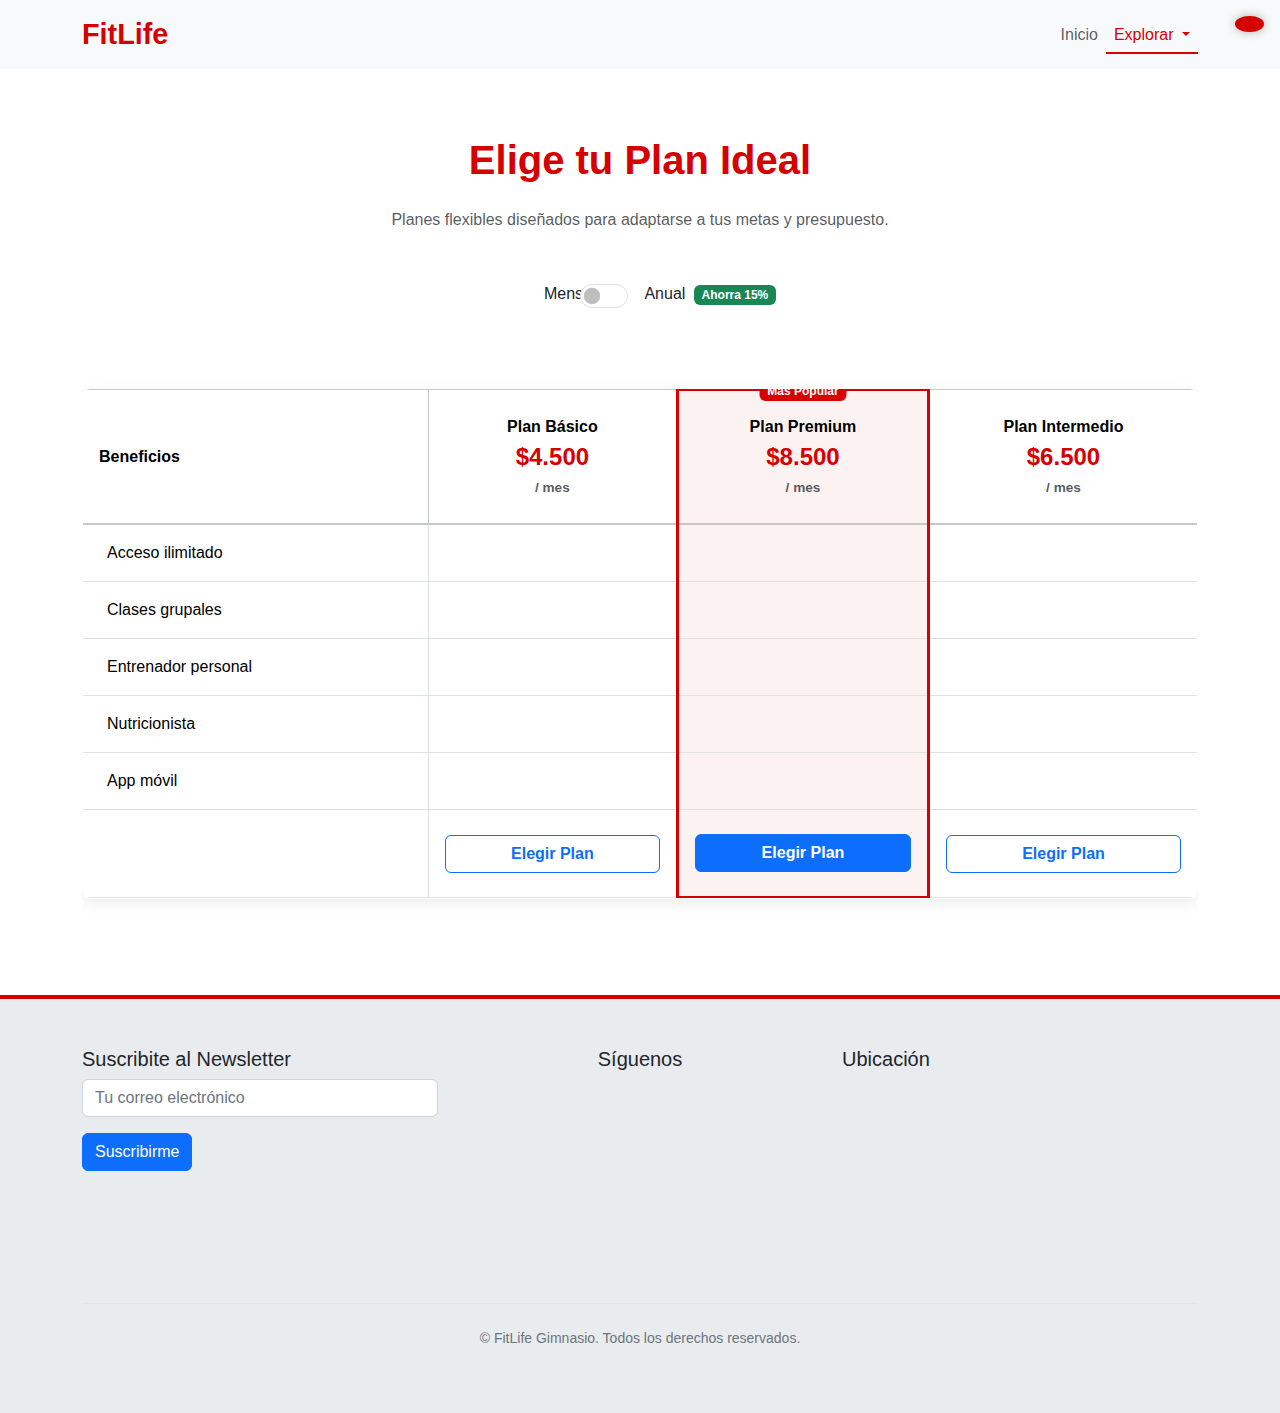
<file: precios.html>
<!DOCTYPE html>
<html lang="es">
<head>
  <meta charset="UTF-8" />
  <meta name="viewport" content="width=device-width, initial-scale=1.0"/>
  <title>Planes y Precios - FitLife</title> <!-- Título actualizado -->

  <!-- Bootstrap CSS -->
  <link href="https://cdn.jsdelivr.net/npm/bootstrap@5.3.3/dist/css/bootstrap.min.css" rel="stylesheet" integrity="sha384-QWTKZyjpPEjISv5WaRU9OFeRpok6YctnYmDr5pNlyT2bRjXh0JMhjY6hW+ALEwIH" crossorigin="anonymous">

  <!-- Font Awesome (para iconos) -->
  <link rel="stylesheet" href="https://cdnjs.cloudflare.com/ajax/libs/font-awesome/6.5.1/css/all.min.css" integrity="sha512-DTOQO9RWCH3ppGqcWaEA1BIZOC6xxalwEsw9c2QQeAIftl+Vegovlnee1c9QX4TctnWMn13TZye+giMm8e2LwA==" crossorigin="anonymous" referrerpolicy="no-referrer" />

  <!-- Tus estilos personalizados -->
  <!-- home.css DEBE ir primero para las variables y estilos base -->
  <link rel="stylesheet" href="css/home.css">
  <!-- precios.css DESPUÉS para estilos específicos de esta página -->
  <link rel="stylesheet" href="css/precios.css" />

</head>
<!-- Añadimos data-bs-theme="light" por defecto, JS lo manejará -->
<body data-bs-theme="light">

  <!-- ================================================== -->
  <!-- HEADER (Copiado de index.html)                     -->
  <!-- ================================================== -->
  <header>
      <!-- Botón Modo Oscuro/Claro -->
      <button id="botonModo" class="boton-modo" aria-label="Cambiar modo">
        <i class="fas fa-moon"></i> <!-- Icono inicial luna (JS lo cambiará si es necesario) -->
      </button>

      <nav class="navbar navbar-expand-lg bg-body-tertiary fixed-top">
         <div class="container">
          <a class="navbar-brand logo" href="index.html">FitLife</a>
          <button class="navbar-toggler" type="button" data-bs-toggle="collapse" data-bs-target="#navbarNavDropdown" aria-controls="navbarNavDropdown" aria-expanded="false" aria-label="Toggle navigation">
            <span class="navbar-toggler-icon"></span>
          </button>
          <div class="collapse navbar-collapse" id="navbarNavDropdown">
            <ul class="navbar-nav ms-auto">
              <li class="nav-item">
                <!-- Marcar 'Inicio' como no activo en esta página -->
                <a class="nav-link" href="index.html">Inicio</a>
              </li>
              <!-- Mega Menú (Dropdown) con los enlaces principales -->
              <li class="nav-item dropdown">
                <!-- Marcar 'Explorar' como activo si estamos en una de sus páginas -->
                <a class="nav-link dropdown-toggle active" href="#" role="button" data-bs-toggle="dropdown" aria-expanded="false" aria-current="page">
                  Explorar
                </a>
                <ul class="dropdown-menu">
                   <!-- Marcar 'Precios' como activo dentro del dropdown -->
                   <li><a class="dropdown-item" href="clases.html">Clases</a></li>
                   <li><a class="dropdown-item" href="entrenadores.html">Entrenadores</a></li>
                   <li><a class="dropdown-item active" href="precios.html">Precios</a></li>
                   <li><a class="dropdown-item" href="blog.html">Blog</a></li>
                   <li><hr class="dropdown-divider"></li>
                   <li><a class="dropdown-item" href="contacto.html">Contacto</a></li>
                </ul>
              </li>
            </ul>
          </div>
        </div>
      </nav>
  </header>
  <!-- ================================================== -->
  <!-- FIN HEADER                                         -->
  <!-- ================================================== -->


  <!-- ================================================== -->
  <!-- CONTENIDO PRINCIPAL DE PRECIOS                     -->
  <!-- ================================================== -->
  <main class="container py-5">
    <div class="planes-container"> <!-- Contenedor general -->
        <h1 class="text-center mb-4">Elige tu Plan Ideal</h1>
        <p class="text-center text-muted mb-5">Planes flexibles diseñados para adaptarse a tus metas y presupuesto.</p>

        <!-- Toggle Mensual/Anual con Bootstrap Switch -->
        <div class="toggle-container form-check form-switch d-flex justify-content-center align-items-center mb-5 gap-3">
            <label class="form-check-label" for="planToggle">Mensual</label>
            <input class="form-check-input" type="checkbox" role="switch" id="planToggle">
            <label class="form-check-label" for="planToggle">
                Anual <span class="badge bg-success ms-1">Ahorra 15%</span>
            </label>
        </div>

        <!-- Tabla de Planes con Bootstrap -->
        <div class="table-responsive"> <!-- Para scroll en pantallas pequeñas -->
            <table class="table table-bordered table-hover text-center align-middle tabla-planes">
                <thead class="table-light"> <!-- Cabecera clara -->
                    <tr>
                        <th scope="col" class="col-beneficios">Beneficios</th>
                        <th scope="col" class="col-plan">
                            Plan Básico
                            <p class="precio fs-4 fw-bold mb-0" data-mensual="$4.500" data-anual="$45.900">$4.500</p>
                            <small class="text-muted duracion">/ mes</small>
                        </th>
                        <th scope="col" class="col-plan plan-destacado"> <!-- Columna destacada -->
                            <span class="badge bg-primary mb-2">Más Popular</span>
                            Plan Premium
                            <p class="precio fs-4 fw-bold mb-0" data-mensual="$8.500" data-anual="$86.700">$8.500</p>
                            <small class="text-muted duracion">/ mes</small>
                        </th>
                        <th scope="col" class="col-plan">
                            Plan Intermedio
                            <p class="precio fs-4 fw-bold mb-0" data-mensual="$6.500" data-anual="$66.300">$6.500</p>
                            <small class="text-muted duracion">/ mes</small>
                        </th>
                    </tr>
                </thead>
                <tbody>
                    <tr>
                        <th scope="row" class="text-start">
                            Acceso ilimitado
                            <i class="fas fa-info-circle text-muted ms-1"
                               data-bs-toggle="tooltip"
                               data-bs-placement="right"
                               title="Acceso completo al gimnasio durante el horario de apertura."></i>
                        </th>
                        <td><i class="fas fa-check text-success"></i></td>
                        <td class="plan-destacado"><i class="fas fa-check text-success"></i></td>
                        <td><i class="fas fa-check text-success"></i></td>
                    </tr>
                    <tr>
                        <th scope="row" class="text-start">
                            Clases grupales
                            <i class="fas fa-info-circle text-muted ms-1"
                               data-bs-toggle="tooltip"
                               data-bs-placement="right"
                               title="Participación en todas las clases grupales programadas (Yoga, Spinning, etc.)."></i>
                        </th>
                        <td><i class="fas fa-check text-success"></i></td>
                        <td class="plan-destacado"><i class="fas fa-check text-success"></i></td>
                        <td><i class="fas fa-check text-success"></i></td>
                    </tr>
                    <tr>
                        <th scope="row" class="text-start">
                            Entrenador personal
                             <i class="fas fa-info-circle text-muted ms-1"
                               data-bs-toggle="tooltip"
                               data-bs-placement="right"
                               title="Sesiones individuales con un entrenador para un plan personalizado (cantidad varía según plan)."></i>
                        </th>
                        <td><i class="fas fa-times text-danger"></i></td>
                        <td class="plan-destacado"><i class="fas fa-check text-success"></i></td>
                        <td><i class="fas fa-check text-success"></i></td>
                    </tr>
                    <tr>
                        <th scope="row" class="text-start">
                            Nutricionista
                             <i class="fas fa-info-circle text-muted ms-1"
                               data-bs-toggle="tooltip"
                               data-bs-placement="right"
                               title="Asesoramiento nutricional adaptado a tus objetivos de fitness."></i>
                        </th>
                        <td><i class="fas fa-times text-danger"></i></td>
                        <td class="plan-destacado"><i class="fas fa-check text-success"></i></td>
                        <td><i class="fas fa-times text-danger"></i></td>
                    </tr>
                    <tr>
                        <th scope="row" class="text-start">
                            App móvil
                             <i class="fas fa-info-circle text-muted ms-1"
                               data-bs-toggle="tooltip"
                               data-bs-placement="right"
                               title="Acceso a nuestra app para seguimiento de progreso y reservas."></i>
                        </th>
                        <td><i class="fas fa-times text-danger"></i></td>
                        <td class="plan-destacado"><i class="fas fa-check text-success"></i></td>
                        <td><i class="fas fa-check text-success"></i></td>
                    </tr>
                </tbody>
                <tfoot>
                    <tr>
                        <td></td> <!-- Celda vacía para alinear -->
                        <td><a href="contacto.html?plan=basico" class="btn btn-outline-primary w-100">Elegir Plan</a></td>
                        <td class="plan-destacado"><a href="contacto.html?plan=premium" class="btn btn-primary w-100">Elegir Plan</a></td>
                        <td><a href="contacto.html?plan=intermedio" class="btn btn-outline-primary w-100">Elegir Plan</a></td>
                    </tr>
                </tfoot>
            </table>
        </div> <!-- Fin table-responsive -->
    </div> <!-- Fin planes-container -->
  </main>
  <!-- ================================================== -->
  <!-- FIN CONTENIDO PRINCIPAL                            -->
  <!-- ================================================== -->


  <!-- ================================================== -->
  <!-- FOOTER (Copiado de index.html)                     -->
  <!-- ================================================== -->
  <footer class="bg-dark text-light py-5"> <!-- Clases Bootstrap para estilo base -->
      <div class="container">
        <div class="row">
          <!-- Newsletter Form -->
          <div class="col-md-4 mb-4 mb-md-0">
            <h5>Suscribite al Newsletter</h5>
            <form class="newsletter-form needs-validation" id="newsletterForm" novalidate>
              <div class="mb-3">
                <label for="email-newsletter" class="form-label visually-hidden">Tu correo</label>
                <input type="email" class="form-control" id="email-newsletter" placeholder="Tu correo electrónico" required>
                <div class="invalid-feedback">
                  Por favor, ingresa un correo válido.
                </div>
              </div>
              <button type="submit" class="btn btn-primary">
                Suscribirme
                <span class="spinner-border spinner-border-sm" role="status" aria-hidden="true"></span>
              </button>
               <div id="newsletter-response" class="mt-2" style="display: none;"></div>
            </form>
          </div>

          <!-- Redes Sociales -->
          <div class="col-md-4 mb-4 mb-md-0 text-center">
            <h5>Síguenos</h5>
            <div class="redes">
              <a href="https://instagram.com" target="_blank" rel="noopener noreferrer" aria-label="Instagram" class="text-light me-3 fs-4">
                <i class="fab fa-instagram"></i>
              </a>
              <a href="https://facebook.com" target="_blank" rel="noopener noreferrer" aria-label="Facebook" class="text-light fs-4">
                <i class="fab fa-facebook-f"></i>
              </a>
            </div>
          </div>

          <!-- Mapa -->
          <div class="col-md-4">
            <h5>Ubicación</h5>
            <div class="mapa ratio ratio-16x9">
              <iframe
                title="Ubicación del Gimnasio"
                src="https://www.openstreetmap.org/export/embed.html?bbox=-65.3%2C-24.2%2C-65.2%2C-24.1&layer=mapnik"
                style="border:0;"
                allowfullscreen=""
                loading="lazy"
                referrerpolicy="no-referrer-when-downgrade">
              </iframe>
            </div>
          </div>
        </div>
        <hr class="my-4">
        <p class="text-center text-muted small">&copy; <span id="currentYear"></span> FitLife Gimnasio. Todos los derechos reservados.</p>
      </div>
  </footer>
  <!-- ================================================== -->
  <!-- FIN FOOTER                                         -->
  <!-- ================================================== -->


  <!-- jQuery (primero) -->
  <script src="https://code.jquery.com/jquery-3.7.1.min.js" integrity="sha256-/JqT3SQfawRcv/BIHPThkBvs0OEvtFFmqPF/lYI/Cxo=" crossorigin="anonymous"></script>

  <!-- Bootstrap Bundle JS (incluye Popper) (después de jQuery) -->
  <script src="https://cdn.jsdelivr.net/npm/bootstrap@5.3.3/dist/js/bootstrap.bundle.min.js" integrity="sha384-YvpcrYf0tY3lHB60NNkmXc5s9fDVZLESaAA55NDzOxhy9GkcIdslK1eN7N6jIeHz" crossorigin="anonymous"></script>

  <!-- Tu script home.js (para modo oscuro y footer) -->
  <script src="js/home.js"></script>
  <!-- Tu script específico precios.js (para toggle y tooltips) -->
  <script src="js/precios.js"></script>

</body>
</html>
</file>
<file: css/contacto.css>
/* css/contacto.css */

/* --- Contenido Principal: Formulario --- */
.formulario-contacto {
  padding: 3rem 2rem; /* Ajustar padding */
  max-width: 750px; /* Ancho máximo del formulario */
  margin: 2rem auto; /* Centrar y dar espacio arriba/abajo */
  background-color: var(--bs-tertiary-bg); /* Usar variable adaptable */
  border-radius: 10px;
  box-shadow: 0 5px 15px rgba(0,0,0,0.15); /* Sombra más sutil */
  color: var(--bs-body-color); /* Usar color de texto adaptable */
  transition: background-color 0.3s, box-shadow 0.3s;
}

.formulario-contacto h1 {
  text-align: center;
  font-size: 2.5rem;
  margin-bottom: 1rem; /* Menos espacio */
  color: var(--color-actual-principal); /* Título con color principal */
  font-weight: 700;
}
.formulario-contacto p.text-muted { /* Estilo para el párrafo introductorio */
    color: var(--bs-secondary-color) !important; /* Asegurar color secundario */
}

/* Formulario Bootstrap */
#formularioContacto {
  /* Bootstrap maneja el layout con .mb-3 */
}

/* Estilos para inputs y labels (complementando Bootstrap) */
#formularioContacto .form-label {
  font-weight: 600; /* Etiquetas un poco más gruesas */
  margin-bottom: 0.5rem;
  color: var(--bs-emphasis-color); /* Color enfatizado */
}

#formularioContacto .form-control,
#formularioContacto .form-select {
  /* Bootstrap maneja la mayoría de los estilos */
  /* Podemos ajustar si es necesario */
  /* background-color: var(--bs-body-bg); */ /* Fondo adaptable */
  /* border-color: var(--bs-border-color); */ /* Borde adaptable */
  transition: border-color 0.2s ease-in-out, box-shadow 0.2s ease-in-out;
}

/* Estilos focus (Bootstrap los maneja bien, pero podemos personalizar) */
#formularioContacto .form-control:focus,
#formularioContacto .form-select:focus {
  border-color: var(--color-actual-principal);
  box-shadow: 0 0 0 0.25rem rgba(var(--bs-primary-rgb), 0.25); /* Sombra focus de Bootstrap */
}

/* Flecha para Select (Bootstrap la añade, pero podemos asegurar el color) */
#formularioContacto .form-select {
    /* background-image: url("data:image/svg+xml,%3csvg xmlns='http://www.w3.org/2000/svg' viewBox='0 0 16 16'%3e%3cpath fill='none' stroke='%23{color-variable}' stroke-linecap='round' stroke-linejoin='round' stroke-width='2' d='m2 5 6 6 6-6'/%3e%3c/svg%3e"); */
    /* Bootstrap 5.3 usa variables CSS para esto, debería funcionar bien */
}

/* Textarea */
#formularioContacto textarea.form-control {
  resize: vertical;
  min-height: 120px;
}

/* Botón de envío */
#formularioContacto button[type="submit"] {
  /* Clases btn btn-primary btn-lg ya aplican estilos base */
  padding: 0.75rem 1.5rem; /* Ajustar padding si es necesario */
  font-weight: 600;
  transition: background-color 0.2s, border-color 0.2s, transform 0.2s;
}
#formularioContacto button[type="submit"]:hover {
  transform: translateY(-2px); /* Ligero levantamiento */
}

/* Spinner dentro del botón */
#formularioContacto .spinner-border-sm {
    vertical-align: -0.125em; /* Alinear mejor con el texto */
}

/* --- Estilos Modo Claro/Oscuro (Adaptados a data-bs-theme) --- */
/* La mayoría de los estilos deberían adaptarse automáticamente con las variables */
/* de Bootstrap y las definidas en home.css (--bs-body-bg, --bs-tertiary-bg, etc.) */

/* Ajuste específico si es necesario */
[data-bs-theme="light"] .formulario-contacto {
  box-shadow: 0 5px 20px rgba(0, 0, 0, 0.1); /* Sombra un poco diferente en claro */
}


/* --- Media Queries (Ajustes Responsivos) --- */
@media (max-width: 768px) {
  .formulario-contacto {
      padding: 2.5rem 1.5rem;
      margin: 1.5rem auto;
  }
  .formulario-contacto h1 {
      font-size: 2.2rem;
  }
}

@media (max-width: 576px) {
  .formulario-contacto {
      padding: 2rem 1rem;
      margin: 1rem;
      border-radius: 5px;
  }
  #formularioContacto .form-label {
      font-size: 0.9rem;
  }
  #formularioContacto button[type="submit"] {
      width: 100%; /* Botón ocupa todo el ancho en móvil */
  }
}
</file>
<file: css/precios.css>
/* css/precios.css */

/* --- Contenedor General --- */
.planes-container {
  padding: 2rem 0; /* Espacio interno */
}
.planes-container h1 {
  color: var(--color-actual-principal); /* Usa variable dinámica */
  font-weight: 700;
}

/* --- Toggle Mensual/Anual --- */
.toggle-container {
  font-weight: 500;
}
.toggle-container .form-check-input {
  width: 3em; /* Hacer el switch un poco más grande */
  height: 1.5em;
  cursor: pointer;
  /* Color del switch (Bootstrap lo adapta, pero podemos forzar) */
  /* background-color: var(--bs-secondary); */
  /* border-color: var(--bs-secondary); */
}
.toggle-container .form-check-input:checked {
  background-color: var(--bs-success); /* Color verde cuando es anual */
  border-color: var(--bs-success);
}
.toggle-container .badge {
    vertical-align: middle; /* Alinear mejor el badge */
}

/* --- Tabla de Planes --- */
.tabla-planes {
  margin-top: 2rem; /* Espacio sobre la tabla */
  border: 1px solid var(--bs-border-color); /* Borde general */
  box-shadow: 0 4px 15px rgba(0,0,0,0.08); /* Sombra suave */
  border-radius: 8px; /* Bordes redondeados */
  overflow: hidden; /* Para que el borde redondeado funcione */
}

/* Cabecera */
.tabla-planes thead th {
  padding: 1.5rem 1rem; /* Más padding en cabecera */
  vertical-align: middle;
  border-bottom-width: 2px; /* Borde inferior más grueso */
  background-color: var(--bs-tertiary-bg); /* Fondo adaptable */
  color: var(--bs-emphasis-color); /* Color de texto enfatizado */
}
.tabla-planes thead th.col-beneficios {
    text-align: left; /* Alinear beneficios a la izquierda */
    font-weight: 600;
}
.tabla-planes thead .precio {
    color: var(--color-actual-principal); /* Color principal para el precio */
}
.tabla-planes thead .duracion {
    font-size: 0.85rem;
}

/* Cuerpo de la tabla */
.tabla-planes tbody th { /* Cabecera de fila (Beneficios) */
  padding: 1rem 1.5rem; /* Padding */
  font-weight: 500;
  background-color: var(--bs-body-bg); /* Fondo adaptable */
}
.tabla-planes tbody td {
  padding: 1rem;
  vertical-align: middle;
}
.tabla-planes tbody tr:hover {
    /* Bootstrap table-hover ya aplica un fondo */
    /* background-color: var(--bs-tertiary-bg); */
}

/* Iconos Check/Cross */
.tabla-planes .fa-check {
  font-size: 1.2rem;
}
.tabla-planes .fa-times {
  font-size: 1.2rem;
  opacity: 0.7;
}

/* Columna Destacada */
.tabla-planes .plan-destacado {
  background-color: rgba(var(--bs-primary-rgb), 0.05); /* Fondo muy sutil del color primario */
  border-left: 3px solid var(--color-actual-principal);
  border-right: 3px solid var(--color-actual-principal);
}
.tabla-planes thead .plan-destacado {
    border-top: 3px solid var(--color-actual-principal);
}
.tabla-planes tfoot .plan-destacado {
    border-bottom: 3px solid var(--color-actual-principal);
}
.tabla-planes .plan-destacado .badge { /* Badge "Más Popular" */
    position: absolute;
    top: -10px; /* Ajustar posición */
    left: 50%;
    transform: translateX(-50%);
    font-size: 0.75rem;
}
.tabla-planes th.plan-destacado,
.tabla-planes td.plan-destacado {
    position: relative; /* Para posicionar el badge */
}


/* Pie de tabla (Botones) */
.tabla-planes tfoot td {
  padding: 1.5rem 1rem;
  border-top: 1px solid var(--bs-border-color);
}
.tabla-planes tfoot .btn {
    font-weight: 600;
}

/* Tooltips (Bootstrap los maneja, pero podemos ajustar apariencia) */
.tooltip-inner {
  background-color: var(--bs-emphasis-color); /* Fondo más oscuro/claro */
  color: var(--bs-body-bg); /* Texto contrastante */
  font-size: 0.85rem;
  padding: 0.4rem 0.8rem;
  border-radius: 4px;
}
.tooltip .tooltip-arrow::before {
  border-top-color: var(--bs-emphasis-color); /* Flecha del mismo color */
  border-bottom-color: var(--bs-emphasis-color);
  border-left-color: var(--bs-emphasis-color);
  border-right-color: var(--bs-emphasis-color);
}
.fa-info-circle { /* Icono de info para tooltip */
    cursor: help; /* Cursor de ayuda */
}

/* --- Media Queries --- */
@media (max-width: 768px) {
  .tabla-planes thead th,
  .tabla-planes tbody th,
  .tabla-planes tbody td,
  .tabla-planes tfoot td {
    padding: 0.8rem 0.5rem; /* Menos padding en móvil */
    font-size: 0.9rem;
  }
  .tabla-planes thead .precio {
      font-size: 1.1rem; /* Precio más pequeño */
  }
  .tabla-planes tfoot .btn {
      font-size: 0.85rem;
      padding: 0.5rem 0.8rem;
  }
  .fa-info-circle {
      display: none; /* Ocultar icono de tooltip en móvil si molesta */
  }
}
</file>
<file: css/home.css>
/* home.css - Refactorizado para Bootstrap data-bs-theme */

/* --- Variables CSS --- */
/* Definimos los valores por defecto (Modo Oscuro) */
:root {
  --color-principal: #ff5e57; /* Rojo principal */
  --color-secundario-dark: #1e1e2f; /* Azul oscuro/morado para fondos secundarios */
  --color-fondo-dark: #111; /* Negro/gris muy oscuro para fondo principal */
  --color-texto-dark: #fff; /* Blanco para texto principal */
  --color-texto-secundario-dark: #ccc; /* Gris claro para texto secundario */
  --color-card-dark: #2a2a3a; /* Fondo de las cards */
  --color-testimonios-dark: #1a1a1a; /* Fondo sección testimonios */
  --color-input-dark: #333; /* Fondo inputs */

  /* Variables para modo claro (se definirán abajo) */
  --color-principal-light: #d60000; /* Rojo más oscuro para modo claro */
  --color-secundario-light: #f8f9fa; /* Gris muy claro (Bootstrap bg-light) */
  --color-fondo-light: #ffffff; /* Blanco */
  --color-texto-light: #212529; /* Negro/gris oscuro (Bootstrap default) */
  --color-texto-secundario-light: #6c757d; /* Gris (Bootstrap text-muted) */
  --color-card-light: #ffffff; /* Blanco para cards */
  --color-testimonios-light: #f9f9f9; /* Fondo claro testimonios */
  --color-input-light: #fff; /* Fondo inputs */
  --color-input-border-light: #ced4da; /* Borde inputs */

  --font-main: 'Segoe UI', sans-serif;

  /* --- Asignación inicial (Modo Oscuro por defecto) --- */
  --bs-body-bg: var(--color-fondo-dark);
  --bs-body-color: var(--color-texto-dark);
  --bs-secondary-bg: var(--color-secundario-dark); /* Usado para header, footer, etc. */
  --bs-tertiary-bg: var(--color-card-dark); /* Usado para cards, etc. */
  --bs-primary-rgb: 255, 94, 87; /* Para que Bootstrap genere variantes del rojo principal */
  --bs-link-color: var(--color-principal);
  --bs-link-hover-color: #ff8a84; /* Un rojo más claro para hover */
  --color-actual-principal: var(--color-principal); /* Variable dinámica */
  --color-actual-texto: var(--color-texto-dark);
  --color-actual-texto-secundario: var(--color-texto-secundario-dark);
  --color-actual-fondo-testimonios: var(--color-testimonios-dark);
  --color-actual-input-bg: var(--color-input-dark);
  --color-actual-input-color: var(--color-texto-dark);
  --color-actual-input-border: transparent;
}

/* --- Definiciones para Modo Claro --- */
[data-bs-theme="light"] {
  --bs-body-bg: var(--color-fondo-light);
  --bs-body-color: var(--color-texto-light);
  --bs-secondary-bg: var(--color-secundario-light);
  --bs-tertiary-bg: var(--color-card-light);
  --bs-primary-rgb: 214, 0, 0; /* Rojo más oscuro */
  --bs-link-color: var(--color-principal-light);
  --bs-link-hover-color: #a00000; /* Rojo aún más oscuro para hover */
  --color-actual-principal: var(--color-principal-light);
  --color-actual-texto: var(--color-texto-light);
  --color-actual-texto-secundario: var(--color-texto-secundario-light);
  --color-actual-fondo-testimonios: var(--color-testimonios-light);
  --color-actual-input-bg: var(--color-input-light);
  --color-actual-input-color: var(--color-texto-light);
  --color-actual-input-border: var(--color-input-border-light);

  /* Sobrescribir colores específicos de Bootstrap si es necesario */
  /* .navbar { background-color: var(--bs-secondary-bg) !important; } */
  /* footer { background-color: #e1e1e1 !important; } */ /* Ejemplo si quieres un gris específico */
}

/* --- Estilos Generales --- */
body {
  margin: 0;
  font-family: var(--font-main);
  background-color: var(--bs-body-bg); /* Usa variable Bootstrap */
  color: var(--bs-body-color); /* Usa variable Bootstrap */
  transition: background-color 0.3s, color 0.3s;
  padding-top: 56px; /* Ajuste para navbar fijo (ya lo tenías en index) */
}

/* --- Botón Modo Oscuro/Claro --- */
.boton-modo {
  position: fixed;
  top: 1rem;
  right: 1rem;
  background: var(--color-actual-principal); /* Usa variable dinámica */
  color: #fff; /* Mantenemos blanco para mejor contraste con el rojo */
  border: none;
  font-size: 1.3rem;
  padding: 0.5rem 0.9rem;
  border-radius: 50%;
  cursor: pointer;
  z-index: 1050; /* Encima del navbar de Bootstrap */
  box-shadow: 0 0 10px rgba(0,0,0,0.3);
  transition: background 0.3s, transform 0.2s;
}
.boton-modo:hover {
  /* background: #b00000; */ /* Podrías usar una variable para el hover también */
  filter: brightness(0.8); /* Oscurecer un poco al hacer hover */
  transform: scale(1.1);
}

/* --- HEADER (Navbar Bootstrap) --- */
/* Bootstrap maneja el color de fondo con bg-body-tertiary, que se adapta */
/* Puedes forzar un color si lo prefieres: */
/*
.navbar {
  background-color: var(--bs-secondary-bg) !important;
}
*/
.navbar .logo {
  font-size: 1.8rem;
  color: var(--color-actual-principal); /* Usa variable dinámica */
  margin: 0;
  font-weight: bold;
  transition: color 0.3s;
}
/* Estilos para enlaces del menú (Bootstrap los maneja bien, pero puedes ajustar) */
.navbar .nav-link {
  /* color: var(--bs-body-color); */ /* Hereda color del body */
  transition: color 0.3s;
  border-bottom: 2px solid transparent;
  padding-bottom: 0.3rem; /* Ajuste para la línea */
}
.navbar .nav-link:hover,
.navbar .nav-link.active {
  color: var(--color-actual-principal);
  border-bottom-color: var(--color-actual-principal);
}
/* Estilos dropdown */
.dropdown-menu {
    /* Bootstrap adapta los colores del dropdown con data-bs-theme */
    /* Puedes añadir estilos específicos si quieres */
    border: 1px solid rgba(var(--bs-emphasis-color-rgb), 0.15); /* Borde sutil */
}
.dropdown-item:hover {
    background-color: rgba(var(--bs-primary-rgb), 0.1); /* Fondo suave al pasar el mouse */
    color: var(--bs-primary); /* Color principal al pasar el mouse */
}


/* --- HERO --- */
.hero {
  position: relative;
  height: 80vh;
  min-height: 400px;
  overflow: hidden;
  display: flex;
  align-items: center;
  justify-content: center;
  text-align: center;
  color: #fff; /* Texto siempre blanco sobre video/overlay */
}
.hero-video {
  position: absolute;
  top: 50%;
  left: 50%;
  transform: translate(-50%, -50%);
  min-width: 100%;
  min-height: 100%;
  width: auto;
  height: auto;
  z-index: -1;
  /* filter: brightness(0.5); */ /* El overlay ya oscurece */
}
.hero .overlay { /* El overlay que contiene el texto */
  position: absolute;
  top: 0;
  left: 0;
  width: 100%;
  height: 100%;
  background-color: rgba(0, 0, 0, 0.5); /* Fondo semitransparente oscuro */
  display: flex; /* Necesario para centrar hero-content */
  flex-direction: column;
  justify-content: center;
  align-items: center;
  padding: 1rem;
  z-index: 1;
  opacity: 0; /* JS lo anima */
}
.hero-content { /* Contenedor del texto y botón dentro del overlay */
    display: none; /* JS lo anima */
}
.hero-text {
  font-size: clamp(2rem, 6vw, 3.5rem);
  color: #fff;
  text-shadow: 2px 2px 8px rgba(0, 0, 0, 0.7);
  margin-bottom: 1.5rem;
  /* La animación la hace JS ahora con fadeIn, quitamos la de CSS */
}
.boton-hero {
  display: inline-block;
  background-color: var(--color-actual-principal);
  color: #ffffff;
  padding: 12px 28px;
  border-radius: 25px;
  text-decoration: none;
  font-weight: bold;
  font-size: 1.1rem;
  text-transform: uppercase;
  border: 2px solid var(--color-actual-principal);
  transition: background-color 0.3s ease, color 0.3s ease, transform 0.2s ease, border-color 0.3s;
  cursor: pointer;
  box-shadow: 0 4px 10px rgba(0, 0, 0, 0.2);
}
.boton-hero:hover {
  background-color: transparent;
  color: var(--color-actual-principal);
  border-color: var(--color-actual-principal);
  transform: scale(1.05);
  box-shadow: 0 6px 12px rgba(0, 0, 0, 0.3);
}

/* --- CLASES DESTACADAS (Bootstrap Cards) --- */
.clases {
  padding: 4rem 2rem;
  text-align: center;
  /* Bootstrap adapta bg-body-tertiary, pero si quieres tu color secundario: */
  background-color: var(--bs-secondary-bg);
  color: var(--bs-body-color);
  transition: background-color 0.3s, color 0.3s;
}
.clases h2 {
    font-size: 2.5rem;
    margin-bottom: 2.5rem;
}
/* Estilos para las cards (Bootstrap .card) */
.clases .card {
  /* background: var(--bs-tertiary-bg); */ /* Bootstrap lo maneja */
  /* color: var(--bs-body-color); */ /* Bootstrap lo maneja */
  transition: transform 0.3s ease, box-shadow 0.3s ease;
  /* border: none; */ /* Quitar borde por defecto si quieres */
  /* overflow: hidden; */ /* Bootstrap ya lo tiene */
}
.clases .card:hover {
  transform: translateY(-10px);
  box-shadow: 0 8px 16px rgba(0,0,0,0.2);
  /* Opcional: Cambiar fondo al hacer hover */
  /* background: var(--color-actual-principal); */
  /* color: #fff; */
}
/* Asegurar que el texto dentro de la card use los colores correctos */
.clases .card .card-title {
    /* color: var(--bs-body-emphasis-color); */ /* Color más fuerte */
}
.clases .card .card-text {
    /* color: var(--bs-body-secondary-color); */ /* Color secundario */
}
.clases .card .card-footer {
    /* background-color: transparent; */ /* Fondo transparente */
    /* border-top: 1px solid var(--bs-border-color); */ /* Borde sutil */
}


/* --- CONTADOR ANIMADO --- */
/* Usamos bg-body-tertiary en HTML que se adapta, si quieres el color principal: */
.contador {
  background: var(--color-actual-principal);
  text-align: center;
  padding: 3rem 2rem;
  font-size: 2.2rem;
  color: #fff; /* Texto siempre blanco sobre fondo principal */
  transition: background-color 0.3s;
}
.contador h2 {
    margin: 0;
    font-weight: 600;
}
.contador .numero {
  font-weight: bold;
}

/* --- TESTIMONIOS (Bootstrap Carousel) --- */
.testimonios-seccion {
  padding: 4rem 2rem;
  text-align: center;
  background-color: var(--color-actual-fondo-testimonios); /* Variable dinámica */
  transition: background-color 0.3s;
  overflow-x: hidden; /* Evita scroll horizontal */
}
.testimonios-seccion h2 {
  margin-bottom: 3rem;
  font-size: 2.5rem;
  color: var(--bs-body-color); /* Usa color del body */
}
/* Estilos internos del carrusel */
.testimonios-seccion .carousel-item {
    padding: 40px 20px;
    text-align: center;
    min-height: 150px; /* Altura mínima */
}
.testimonios-seccion .testimonio p {
  font-style: italic;
  margin-bottom: 1rem;
  color: var(--bs-body-secondary-color); /* Color secundario del body */
  font-size: 1.1rem;
  line-height: 1.6;
}
.testimonios-seccion .testimonio span {
  font-weight: bold;
  color: var(--bs-body-emphasis-color); /* Color más fuerte del body */
  margin-top: auto;
}
/* Controles e indicadores (Bootstrap los adapta, pero puedes forzar) */
.testimonios-seccion .carousel-control-prev-icon,
.testimonios-seccion .carousel-control-next-icon {
    background-color: rgba(var(--bs-body-color-rgb), 0.3); /* Fondo semitransparente basado en color de texto */
    border-radius: 50%;
    padding: 15px;
}
.testimonios-seccion .carousel-indicators [data-bs-target] {
    background-color: rgba(var(--bs-body-color-rgb), 0.5);
}
.testimonios-seccion .carousel-indicators .active {
    background-color: var(--bs-body-color);
}

/* --- FOOTER --- */
footer {
  /* background: var(--bs-secondary-bg); */ /* Bootstrap lo maneja con bg-dark */
  /* color: var(--bs-body-color); */ /* Bootstrap lo maneja con text-light */
  padding: 3rem 2rem;
  border-top: 4px solid var(--color-actual-principal);
  transition: border-color 0.3s;
}
/* Ajustes específicos para footer si bg-dark no es suficiente */
[data-bs-theme="dark"] footer {
    background-color: var(--color-secundario-dark) !important; /* Forzar tu color secundario oscuro */
    color: var(--color-texto-dark) !important;
}
[data-bs-theme="light"] footer {
    background-color: #e9ecef !important; /* Un gris claro para el footer en modo claro */
    color: var(--color-texto-light) !important;
}
[data-bs-theme="light"] footer h5 {
    color: var(--color-texto-light);
}
[data-bs-theme="light"] footer .text-muted {
    color: var(--color-texto-secundario-light) !important;
}
[data-bs-theme="light"] footer hr {
    border-top-color: rgba(0, 0, 0, 0.1);
}
[data-bs-theme="light"] footer .redes a {
    color: var(--color-texto-light) !important;
}


/* Newsletter en Footer */
.newsletter h5, .redes h5, .mapa h5 { /* Títulos del footer */
    margin-bottom: 1rem;
}
.newsletter-form label { /* Label oculto */
    /* font-weight: 500; */
}
.newsletter-form input[type="email"].form-control {
  /* Bootstrap adapta colores, pero podemos asegurar los nuestros */
  background-color: var(--color-actual-input-bg);
  color: var(--color-actual-input-color);
  border: 1px solid var(--color-actual-input-border);
  transition: background-color 0.3s, color 0.3s, border-color 0.3s;
}
.newsletter-form input[type="email"].form-control::placeholder {
    color: var(--color-actual-texto-secundario);
}
.newsletter-form button[type="submit"].btn-primary {
  /* Usa el color primario de Bootstrap, que ya definimos */
  /* background: var(--color-actual-principal); */
  /* border-color: var(--color-actual-principal); */
  /* color: white; */
  transition: background 0.3s, transform 0.2s, border-color 0.3s;
}
/* Spinner (Bootstrap lo adapta) */
.spinner-border-sm {
    width: 1rem;
    height: 1rem;
    border-width: .2em;
    display: none; /* Oculto por defecto */
    margin-left: 5px;
}

/* Redes Sociales en Footer */
.redes a {
  /* color: var(--bs-body-color); */ /* Hereda color */
  text-decoration: none;
  transition: transform 0.2s, color 0.3s;
  display: inline-block;
}
.redes a:hover {
  transform: scale(1.15);
  color: var(--color-actual-principal); /* Color principal al hacer hover */
}

/* Mapa en Footer */
.mapa iframe {
  border: none;
  border-radius: 5px;
  width: 100%;
  height: 200px;
  display: block;
  filter: grayscale(0.3); /* Mantenemos filtro inicial */
  transition: filter 0.3s;
}
.mapa iframe:hover {
    filter: grayscale(0);
}
/* Filtro opcional para invertir colores en modo oscuro si el mapa es claro */
/*
[data-bs-theme="dark"] .mapa iframe {
   filter: invert(1) hue-rotate(180deg) grayscale(0.3);
}
[data-bs-theme="dark"] .mapa iframe:hover {
   filter: invert(1) hue-rotate(180deg) grayscale(0);
}
*/

/* --- AJUSTES RESPONSIVE --- */
/* Mantenemos tus media queries, ya que son estructurales */
@media (max-width: 992px) {
    /* Ajustes navbar si son necesarios */
}
@media (max-width: 768px) {
    body { padding-top: 56px; } /* Asegurar padding si el navbar colapsa diferente */
    .clases, .testimonios-seccion, .contador, footer {
        padding: 3rem 1.5rem;
    }
    footer {
        /* grid-template-columns: 1fr; */ /* Bootstrap .row ya lo maneja */
        text-align: center;
    }
}
@media (max-width: 600px) {
    .hero { height: 70vh; }
    .clases h2, .testimonios-seccion h2 { font-size: 2rem; }
    .contador { padding: 2rem 1rem; font-size: 1.8rem; }
    .testimonios-seccion .carousel-item { padding: 20px 30px; }
    footer { padding: 2rem 1rem; }
}
@media (max-width: 480px) {
    /* Ajustes adicionales si son necesarios */
}
</file>
<file: css/blog.css>
/* css/blog.css */

/* --- Contenedor Principal --- */
/* Padding ya aplicado en <main> con Bootstrap (py-5) */

/* --- Filtros --- */
.filters h2 {
  color: var(--color-actual-principal);
  font-weight: 600;
}
.filter-controls .btn-check:checked + .btn-outline-primary {
  /* Estilo del botón activo */
  background-color: var(--color-actual-principal);
  border-color: var(--color-actual-principal);
  color: #fff;
}
.filter-controls .btn-outline-primary {
  /* Estilo normal del botón */
  border-color: var(--color-actual-principal);
  color: var(--color-actual-principal);
  transition: background-color 0.2s, color 0.2s;
}
.filter-controls .btn-outline-primary:hover {
  background-color: rgba(var(--bs-primary-rgb), 0.1);
}
[data-bs-theme="dark"] .filter-controls .btn-outline-primary {
  color: var(--color-actual-principal);
  border-color: var(--color-actual-principal);
}
[data-bs-theme="dark"] .filter-controls .btn-outline-primary:hover {
  background-color: rgba(var(--bs-primary-rgb), 0.2);
  color: var(--color-actual-principal);
}


/* --- Grid de Artículos (Estilo Revista) --- */
.articles-grid {
  display: grid;
  /* Columnas automáticas, mínimo 300px */
  grid-template-columns: repeat(auto-fit, minmax(300px, 1fr));
  gap: 2rem; /* Espacio entre artículos */
}

/* Tarjeta de Artículo */
.article-card {
  background-color: var(--bs-body-bg); /* Fondo adaptable */
  border-radius: 10px;
  overflow: hidden; /* Para que la imagen respete el borde */
  box-shadow: 0 4px 12px rgba(0, 0, 0, 0.1);
  display: flex; /* Usar flex para estructura interna */
  flex-direction: column;
  transition: transform 0.3s ease, box-shadow 0.3s ease;
}
.article-card:hover {
  transform: translateY(-5px);
  box-shadow: 0 8px 20px rgba(0, 0, 0, 0.15);
}

.article-card img {
  width: 100%;
  height: 200px; /* Altura fija para la imagen */
  object-fit: cover; /* Escala para cubrir */
}

.card-content {
  padding: 1.5rem;
  display: flex;
  flex-direction: column;
  flex-grow: 1; /* Para que ocupe el espacio restante */
}

.card-content .tag {
  display: inline-block;
  padding: 0.25rem 0.6rem;
  font-size: 0.75rem;
  font-weight: 600;
  border-radius: 20px;
  margin-bottom: 0.75rem;
  align-self: flex-start; /* Alinear a la izquierda */
  color: #fff; /* Texto blanco para tags */
}
/* Colores específicos para tags */
.tag-entrenamiento { background-color: #dc3545; } /* Rojo Bootstrap */
.tag-nutricion { background-color: #198754; } /* Verde Bootstrap */
.tag-bienestar { background-color: #0d6efd; } /* Azul Bootstrap */

.card-content h3 {
  font-size: 1.3rem;
  font-weight: 600;
  margin-bottom: 0.5rem;
  color: var(--bs-emphasis-color); /* Color enfatizado */
}

.card-content p {
  font-size: 0.95rem;
  color: var(--bs-secondary-color); /* Color secundario */
  line-height: 1.5;
  margin-bottom: 1rem;
  flex-grow: 1; /* Empuja el botón hacia abajo */
}

.card-content .read-more {
  color: var(--color-actual-principal);
  text-decoration: none;
  font-weight: 600;
  align-self: flex-start; /* Alinear a la izquierda */
  transition: color 0.2s;
}
.card-content .read-more:hover {
  color: var(--bs-link-hover-color); /* Color hover del link */
}
.card-content .read-more i {
  margin-left: 0.3rem;
  transition: transform 0.2s ease-out;
}
.card-content .read-more:hover i {
  transform: translateX(4px);
}

/* Artículo Destacado (Opcional: hacerlo más grande) */
.article-card.featured {
  /* grid-column: span 2; */ /* Ocupa dos columnas (si el grid lo permite) */
  /* grid-row: span 2; */    /* Ocupa dos filas */
  /* Ajustar estilos si es necesario para tamaño mayor */
}
/* Ajuste para modo claro/oscuro */
[data-bs-theme="light"] .article-card {
  box-shadow: 0 4px 12px rgba(0, 0, 0, 0.08);
}
[data-bs-theme="light"] .article-card:hover {
  box-shadow: 0 8px 20px rgba(0, 0, 0, 0.12);
}


/* --- Sección de Comentarios --- */
.comments-section h2 {
  color: var(--bs-emphasis-color);
  font-weight: 600;
}

#comments-list .comment {
  display: flex;
  gap: 1rem;
  padding: 1rem 0;
  border-bottom: 1px solid var(--bs-border-color-translucent);
}
#comments-list .comment:last-child {
  border-bottom: none;
}

.comment-avatar {
  width: 45px;
  height: 45px;
  border-radius: 50%;
  background-color: var(--bs-secondary); /* Color de fondo por defecto */
  color: var(--bs-light); /* Color de texto por defecto */
  display: flex; /* Cambiado a flex para centrar con ::before */
  align-items: center;
  justify-content: center;
  font-weight: 600;
  font-size: 1rem;
  flex-shrink: 0; /* Evita que se encoja */
  position: relative; /* Necesario para el pseudo-elemento */
  overflow: hidden; /* Para asegurar que el contenido no se salga */
  text-transform: uppercase; /* Asegurar mayúsculas */
}

/* Pseudo-elemento para mostrar las iniciales */
.comment-avatar::before {
  content: attr(data-initials); /* Toma el contenido del atributo data-initials */
  position: absolute; /* Posicionamiento absoluto dentro del avatar */
  top: 50%;
  left: 50%;
  transform: translate(-50%, -50%); /* Centra perfectamente */
  line-height: 1; /* Asegura centrado vertical */
}

/* Colores alternativos para avatares (se aplican con JS) */
.avatar-color-1 { background-color: #0d6efd; } /* Azul */
.avatar-color-2 { background-color: #198754; } /* Verde */
.avatar-color-3 { background-color: #ffc107; color: #333 !important; } /* Amarillo */

.comment-content .comment-author {
  font-weight: 600;
  margin-bottom: 0.25rem;
  color: var(--bs-emphasis-color);
}
.comment-content .comment-text {
  font-size: 0.95rem;
  color: var(--bs-secondary-color);
  margin-bottom: 0;
}

/* Formulario de Comentario */
.comment-form {
  background-color: var(--bs-tertiary-bg);
  padding: 1.5rem;
  border-radius: 8px;
  margin-top: 2rem;
}
.comment-form h3 {
  font-weight: 600;
  color: var(--bs-emphasis-color);
}
.comment-form .form-control:focus {
  border-color: var(--color-actual-principal);
  box-shadow: 0 0 0 0.25rem rgba(var(--bs-primary-rgb), 0.25);
}


/* --- Scroll Reveal --- */
.reveal-item {
  opacity: 0;
  transform: translateY(20px);
  transition: opacity 0.6s ease-out, transform 0.6s ease-out;
  will-change: opacity, transform; /* Optimización para el navegador */
}
.reveal-item.is-visible {
  opacity: 1;
  transform: translateY(0);
}

/* --- Media Queries --- */
@media (max-width: 768px) {
  .articles-grid {
      grid-template-columns: repeat(auto-fit, minmax(280px, 1fr));
      gap: 1.5rem;
  }
  .article-card.featured {
      grid-column: span 1; /* Resetear span en móvil */
      grid-row: span 1;
  }
  .filters h2 {
      font-size: 1.5rem;
  }
  .filter-controls .btn {
      font-size: 0.9rem;
  }
  .comments-section {
      margin-top: 3rem;
      padding-top: 3rem;
  }
}
</file>
<file: css/clases.css>
/* clases.css - Estilos específicos para la página de clases */

/* --- Contenido Principal --- */
.contenido-clases {
  /* padding ya aplicado en el main con Bootstrap (py-5) */
}
.contenido-clases h1 {
  color: var(--color-actual-principal); /* Usa variable dinámica */
}

/* --- Filtros --- */
.filtros .filtro {
  /* Usamos clases btn de Bootstrap como base */
  border-radius: 20px; /* Más redondeado */
  margin: 0.25rem; /* Espacio entre botones */
  transition: background-color 0.3s, color 0.3s, border-color 0.3s, transform 0.2s;
}
.filtros .filtro:hover {
  transform: scale(1.05);
}
/* Estilo activo para botones de filtro (Bootstrap lo maneja si usas JS para añadir/quitar 'active') */
/* Si usas tu propio JS con clase 'activo': */
.filtros .filtro.activo {
  background-color: var(--color-actual-principal);
  border-color: var(--color-actual-principal);
  color: #fff; /* Texto blanco en activo */
  transform: scale(1.05);
}
/* Ajuste para modo claro si el btn-outline-secondary no es suficiente */
[data-bs-theme="light"] .filtros .filtro {
    /* color: var(--bs-secondary-color); */
    /* border-color: var(--bs-secondary-color); */
}
[data-bs-theme="light"] .filtros .filtro:hover {
    /* background-color: var(--bs-secondary-bg-subtle); */
}
[data-bs-theme="light"] .filtros .filtro.activo {
    background-color: var(--color-actual-principal);
    border-color: var(--color-actual-principal);
    color: #fff;
}


/* --- Grid de Clases (Galería) --- */
.grid-clases {
  /* Bootstrap .row ya maneja el layout */
}
.clase-item .card {
  /* Hereda estilos de .card de Bootstrap y home.css */
  position: relative; /* Para el overlay */
  overflow: hidden; /* Para el overlay y zoom de imagen */
  transition: transform 0.3s ease, box-shadow 0.3s ease;
}

/* Efecto Zoom y Overlay en Tarjetas */
.clase-item .card::after { /* Pseudo-elemento para overlay */
  content: '';
  position: absolute;
  top: 0; left: 0;
  width: 100%; height: 100%;
  background-color: rgba(0, 0, 0, 0); /* Inicialmente transparente */
  transition: background-color 0.3s ease;
  pointer-events: none; /* Permite hacer clic en la tarjeta */
  z-index: 1; /* Encima de la imagen pero debajo del texto */
}
.clase-item .card:hover {
  transform: scale(1.03); /* Ligero zoom a toda la tarjeta */
  box-shadow: 0 10px 20px rgba(0,0,0,0.25); /* Sombra más pronunciada */
}
.clase-item .card:hover::after {
  background-color: rgba(0, 0, 0, 0.3); /* Overlay oscuro semitransparente */
}
.clase-item .card .card-body {
    position: relative; /* Para que el texto esté sobre el overlay */
    z-index: 2;
}
/* Opcional: Aclarar texto en hover si el overlay oscurece mucho */
/*
.clase-item .card:hover .card-title,
.clase-item .card:hover .card-text {
    color: #fff;
    text-shadow: 1px 1px 3px rgba(0,0,0,0.5);
}
*/

/* Ocultamiento dinámico para filtros JS */
.clase-item.oculto {
  /* display: none; */ /* Esto quita la animación */
  /* Mejor animar la desaparición */
  transition: opacity 0.3s ease, transform 0.3s ease, max-height 0.5s ease;
  opacity: 0;
  transform: scale(0.9);
  max-height: 0;
  padding-top: 0;
  padding-bottom: 0;
  margin-top: 0;
  margin-bottom: 0;
  overflow: hidden;
  /* Importante: Asegúrate que el contenedor .col no tenga padding/margin que interfiera */
  border: none; /* Evita que el borde se vea durante la animación */
}


/* --- Sección de Horarios --- */
.horarios {
  /* py-5 y bg-body-tertiary aplicados en HTML */
}
.horarios h2 {
  /* Estilo consistente con otros títulos */
  color: var(--bs-body-emphasis-color); /* Color de texto enfatizado */
}

/* Tabla de Horarios (Bootstrap .table-responsive maneja el scroll) */
.tabla-horarios {
  /* Clases de Bootstrap aplicadas en HTML: table, table-bordered, etc. */
  /* Puedes añadir estilos específicos si Bootstrap no es suficiente */
  font-size: 0.9rem; /* Texto un poco más pequeño en la tabla */
}
.tabla-horarios thead.table-dark {
    /* Bootstrap maneja el estilo oscuro */
    /* Puedes forzar tu color principal si lo prefieres */
    /* background-color: var(--color-actual-principal); */
    /* border-color: var(--color-actual-principal); */
}
.tabla-horarios th[scope="row"] { /* Cabecera de fila (Días) */
    background-color: var(--bs-tertiary-bg); /* Fondo sutil */
}

/* --- Media Queries Específicas para Clases (si son necesarias) --- */
@media (max-width: 768px) {
  .filtros {
    margin-bottom: 3rem; /* Reducir margen en móvil */
  }
  .tabla-horarios {
    font-size: 0.8rem; /* Texto aún más pequeño en móvil */
  }
}

@media (max-width: 576px) {
  .filtros .filtro {
    font-size: 0.85rem; /* Botones de filtro más pequeños */
    padding: 0.4rem 0.8rem;
  }
}

.grid-clases.grid-centered {
  justify-content: center; /* Centra los items flexibles (las columnas .col) en la fila .row */
}
</file>
